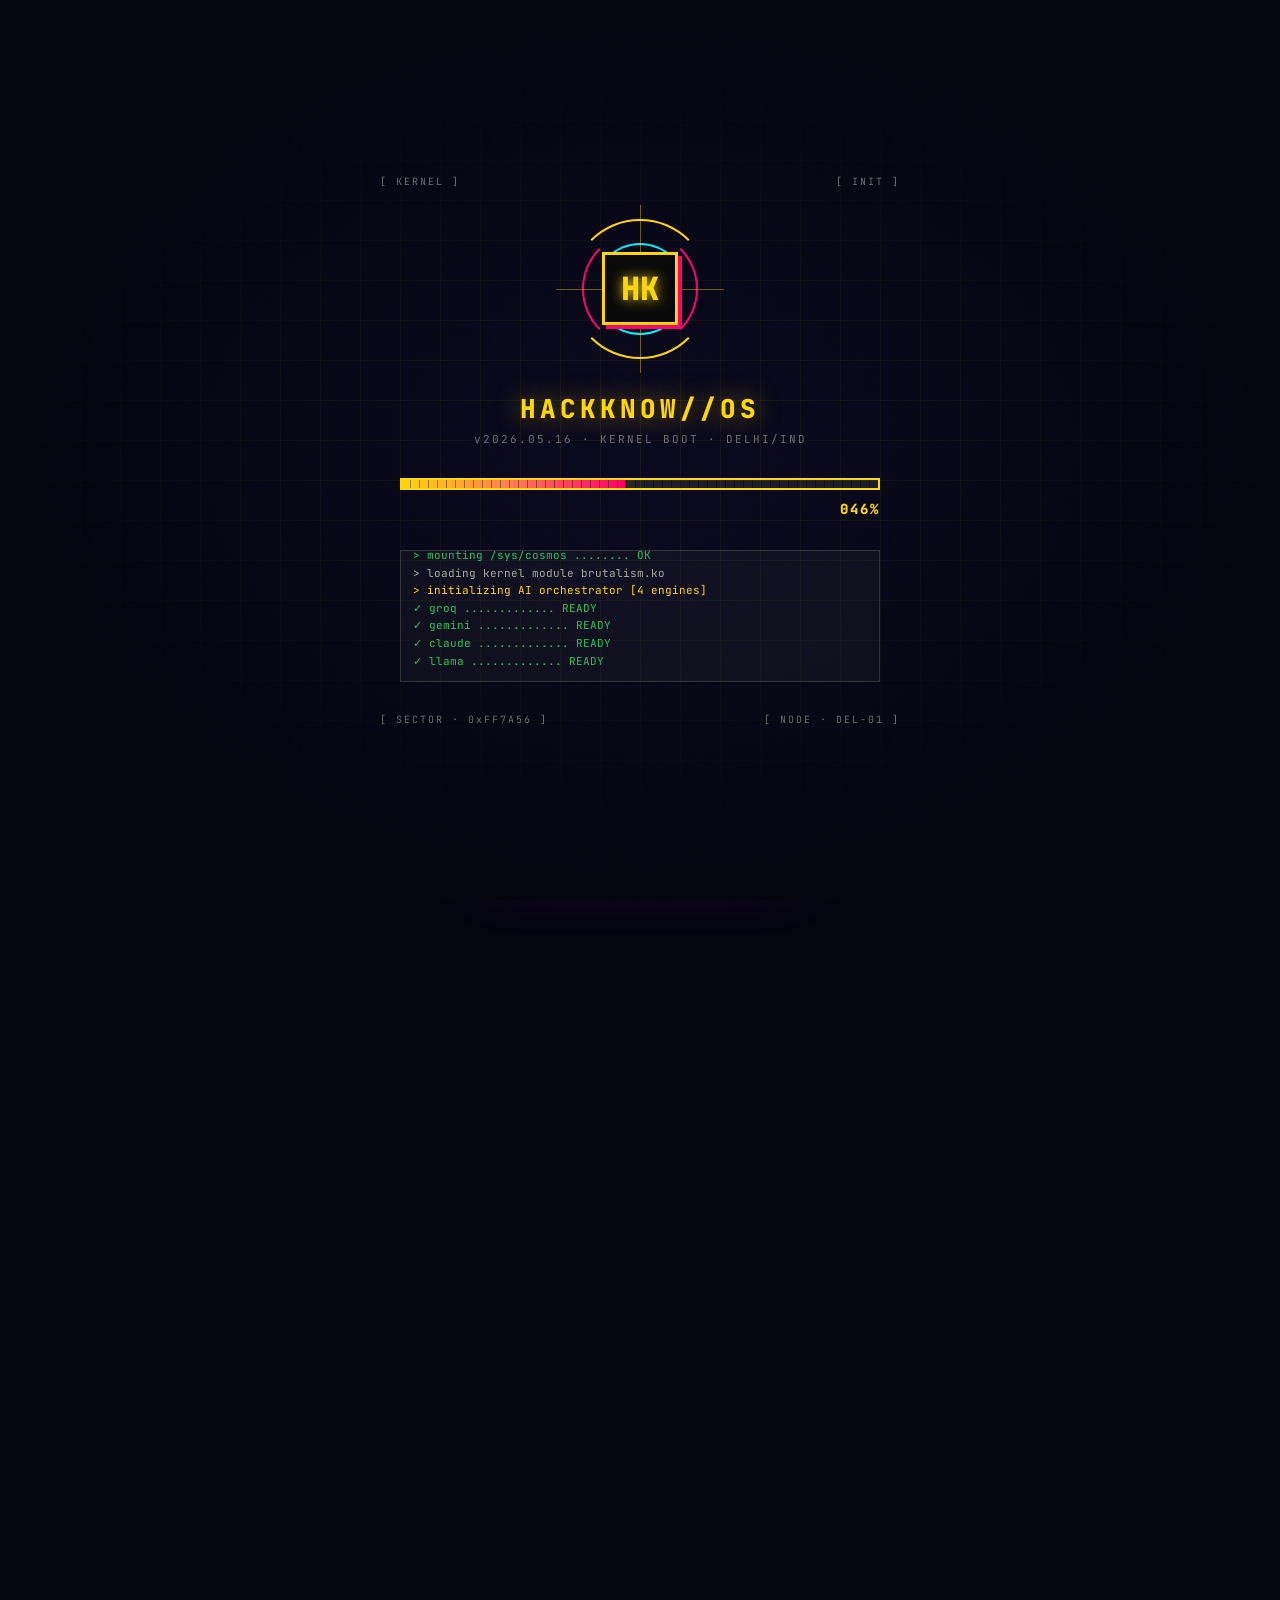
<file: index.html>
<!DOCTYPE html>
<html lang="en" data-theme="cosmos">
<head>
<meta charset="UTF-8">
<meta name="viewport" content="width=device-width, initial-scale=1.0, viewport-fit=cover">
<meta name="theme-color" content="#050510">
<meta name="description" content="HACKKNOW//OS — Building intelligent systems beyond imagination. Founded by Gagan Chauhan. Multi-orchestrated AI, edge infra, India-first commerce.">
<meta property="og:title" content="HACKKNOW//OS — Building Intelligent Systems Beyond Imagination">
<meta property="og:description" content="A cinematic developer showcase. Cosmic brutalism. Founded by Gagan Chauhan.">
<meta property="og:type" content="website">
<title>HACKKNOW//OS — Building Intelligent Systems Beyond Imagination</title>
<link rel="preconnect" href="https://fonts.googleapis.com">
<link rel="preconnect" href="https://fonts.gstatic.com" crossorigin>
<link href="https://fonts.googleapis.com/css2?family=Space+Grotesk:wght@300;400;500;600;700&family=JetBrains+Mono:wght@300;400;500;700;800&family=Bebas+Neue&display=swap" rel="stylesheet">
<link rel="stylesheet" href="style.css">
<link rel="icon" href="data:image/svg+xml,%3Csvg xmlns='http://www.w3.org/2000/svg' viewBox='0 0 32 32'%3E%3Crect width='32' height='32' fill='%23FFD60A'/%3E%3Ctext x='16' y='23' font-family='monospace' font-weight='900' font-size='18' fill='%230A0A0A' text-anchor='middle'%3EHK%3C/text%3E%3C/svg%3E">
</head>
<body data-mode="default">

<!-- ═══ COSMIC LOADER ═══ -->
<div id="loader" class="loader" aria-hidden="true">
  <div class="loader-grid"></div>
  <div class="loader-noise"></div>
  <div class="loader-content">
    <div class="loader-logo">
      <div class="logo-ring"></div>
      <div class="logo-ring delay-1"></div>
      <div class="logo-ring delay-2"></div>
      <div class="logo-cross"></div>
      <div class="logo-core">HK</div>
    </div>
    <div class="loader-meta">
      <div class="loader-title">HACKKNOW//OS</div>
      <div class="loader-version">v2026.05.16 · KERNEL BOOT · DELHI/IND</div>
    </div>
    <div class="loader-progress">
      <div class="loader-bar"><div class="loader-fill" id="loader-fill"></div></div>
      <div class="loader-percent" id="loader-percent">000%</div>
    </div>
    <div class="loader-logs" id="loader-logs"></div>
    <div class="loader-corner top-left">[ KERNEL ]</div>
    <div class="loader-corner top-right">[ INIT ]</div>
    <div class="loader-corner bottom-left">[ SECTOR · 0xFF7A56 ]</div>
    <div class="loader-corner bottom-right">[ NODE · DEL-01 ]</div>
  </div>
</div>

<!-- ═══ COSMIC BACKGROUND CANVAS ═══ -->
<canvas id="cosmos-canvas" class="cosmos-canvas" aria-hidden="true"></canvas>

<!-- ═══ DECORATIVE OVERLAYS ═══ -->
<div class="bg-noise" aria-hidden="true"></div>
<div class="bg-vignette" aria-hidden="true"></div>
<div class="bg-grid" aria-hidden="true"></div>
<div class="bg-scanlines" aria-hidden="true"></div>

<!-- ═══ CUSTOM CURSOR ═══ -->
<div class="cursor-dot" id="cursor-dot" aria-hidden="true"></div>
<div class="cursor-ring" id="cursor-ring" aria-hidden="true"></div>
<canvas id="spark-canvas" class="spark-canvas" aria-hidden="true"></canvas>

<!-- ═══ SCROLL PROGRESS ═══ -->
<div class="scroll-progress" aria-hidden="true">
  <div class="scroll-fill" id="scroll-fill"></div>
</div>

<!-- ═══ NAVBAR ═══ -->
<nav class="navbar" id="navbar">
  <a href="#hero" class="nav-brand" data-cursor="link">
    <div class="nav-logo">
      <span class="logo-letter">H</span>
      <span class="logo-slash">//</span>
      <span class="logo-letter">K</span>
    </div>
    <div class="nav-name">
      <span class="name-main">HACKKNOW</span>
      <span class="name-os">//OS</span>
    </div>
  </a>
  <ul class="nav-links">
    <li><a href="#about" data-cursor="link"><span class="link-num">01</span>DOSSIER</a></li>
    <li><a href="#projects" data-cursor="link"><span class="link-num">02</span>PROJECTS</a></li>
    <li><a href="#skills" data-cursor="link"><span class="link-num">03</span>MATRIX</a></li>
    <li><a href="#timeline" data-cursor="link"><span class="link-num">04</span>TIMELINE</a></li>
    <li><a href="#vision" data-cursor="link"><span class="link-num">05</span>VISION</a></li>
  </ul>
  <div class="nav-status">
    <div class="status-pulse"></div>
    <div class="status-block">
      <div class="status-label">▸ STATUS</div>
      <div class="status-text">ONLINE</div>
    </div>
    <div class="status-block status-time-block">
      <div class="status-label">▸ DEL/IST</div>
      <div class="status-text" id="status-time">00:00:00</div>
    </div>
  </div>
</nav>

<!-- ═══ FLOATING DOCK ═══ -->
<div class="dock" id="dock" aria-label="Command dock">
  <button class="dock-btn" data-action="terminal" title="Terminal (T)" data-cursor="button">
    <span class="dock-icon">▸_</span>
    <span class="dock-label">TERM</span>
    <span class="dock-key">T</span>
  </button>
  <button class="dock-btn" data-action="palette" title="Command Palette (/ or ⌘K)" data-cursor="button">
    <span class="dock-icon">⌘</span>
    <span class="dock-label">CMD</span>
    <span class="dock-key">/</span>
  </button>
  <button class="dock-btn" data-action="music" title="Ambient (M)" data-cursor="button">
    <span class="dock-icon" id="music-icon">♪</span>
    <span class="dock-label">SND</span>
    <span class="dock-key">M</span>
  </button>
  <button class="dock-btn" data-action="galaxy" title="Galaxy Mode (G)" data-cursor="button">
    <span class="dock-icon">✦</span>
    <span class="dock-label">GLXY</span>
    <span class="dock-key">G</span>
  </button>
  <button class="dock-btn" data-action="cinematic" title="Cinematic Mode (Shift+Space)" data-cursor="button">
    <span class="dock-icon">◉</span>
    <span class="dock-label">CINE</span>
    <span class="dock-key">⇧␣</span>
  </button>
</div>

<!-- ═══ SYSTEM HUD (corner widgets) ═══ -->
<aside class="hud-corner hud-tl" aria-hidden="true">
  <div class="hud-block">▸ HK_OS v2026.05.16</div>
  <div class="hud-block">▸ NODE · DEL-01</div>
  <div class="hud-block">▸ UPLINK · CF</div>
</aside>
<aside class="hud-corner hud-br" aria-hidden="true">
  <div class="hud-block">▸ FPS <span id="fps-counter">60</span></div>
  <div class="hud-block">▸ COORD <span id="mouse-coord">000,000</span></div>
  <div class="hud-block">▸ MODE <span id="mode-indicator">DEFAULT</span></div>
</aside>

<!-- ═══ FAKE NOTIFICATIONS ═══ -->
<div class="notif-container" id="notif-container" aria-live="polite"></div>

<main id="main">

<!-- ═══════════════════════════════════════════════════════
     HERO SECTION
     ═══════════════════════════════════════════════════════ -->
<section class="hero" id="hero">
  <div class="hero-bg-grid"></div>
  <div class="hero-bg-rays"></div>
  <div class="hero-content">
    <div class="hero-badge" data-cursor="default">
      <span class="badge-pulse"></span>
      <span class="badge-text">SYS://ONLINE · ACCEPTING SIGNALS</span>
      <span class="badge-time" id="badge-time">∞</span>
    </div>
    <h1 class="hero-title">
      <span class="hero-line" data-text="BUILDING">BUILDING</span>
      <span class="hero-line hero-line-accent" data-text="INTELLIGENT">INTELLIGENT</span>
      <span class="hero-line" data-text="SYSTEMS">SYSTEMS</span>
      <span class="hero-line hero-line-small" data-text="BEYOND IMAGINATION">BEYOND&nbsp;IMAGINATION<span class="title-cursor"></span></span>
    </h1>
    <div class="hero-mono">
      <span class="mono-prompt">$</span>
      <span class="mono-text" id="hero-typer"></span>
      <span class="mono-caret"></span>
    </div>
    <p class="hero-sub">
      Founder · <strong>HACKKNOW.COM</strong> · Multi-orchestrated AI · Voice systems · Excel intelligence ·
      Building products for <strong>1.4 billion Indians</strong>
    </p>
    <div class="hero-ctas">
      <a class="brutal-btn brutal-btn-primary magnetic" href="#projects" data-cursor="button">
        <span class="btn-bracket">[</span>
        <span class="btn-text">ENTER THE LAB</span>
        <span class="btn-arrow">▸</span>
        <span class="btn-bracket">]</span>
        <span class="btn-glow"></span>
      </a>
      <a class="brutal-btn brutal-btn-ghost magnetic" href="https://hackknow.com" target="_blank" rel="noopener" data-cursor="button">
        <span class="btn-bracket">[</span>
        <span class="btn-text">HACKKNOW.COM</span>
        <span class="btn-arrow">↗</span>
        <span class="btn-bracket">]</span>
      </a>
      <button class="brutal-btn brutal-btn-cyan magnetic" data-action="terminal" data-cursor="button">
        <span class="btn-bracket">[</span>
        <span class="btn-text">▸_ OPEN TERMINAL</span>
        <span class="btn-bracket">]</span>
      </button>
    </div>
    <div class="hero-stats">
      <div class="stat">
        <div class="stat-num" data-target="396">000</div>
        <div class="stat-label">▸ PRODUCTS LIVE</div>
      </div>
      <div class="stat">
        <div class="stat-num" data-target="60">00</div>
        <div class="stat-label">▸ BLOGS / DAY</div>
      </div>
      <div class="stat">
        <div class="stat-num" data-target="24">00</div>
        <div class="stat-label">▸ CATEGORIES</div>
      </div>
      <div class="stat">
        <div class="stat-num" data-target="4">0</div>
        <div class="stat-label">▸ AI ENGINES</div>
      </div>
    </div>
  </div>
  <div class="hero-hud">
    <div class="hud-card hud-card-tl">
      <div class="hud-card-label">▸ NEURAL MATRIX</div>
      <div class="hud-card-value">GROQ · GEMINI · CLAUDE · LLAMA</div>
      <div class="hud-card-bar"><div class="hud-card-fill" style="--w:94%"></div></div>
      <div class="hud-card-sub">4 ENGINES · ORCHESTRATED · LIVE</div>
    </div>
    <div class="hud-card hud-card-tr">
      <div class="hud-card-label">▸ EDGE NETWORK</div>
      <div class="hud-card-value">CLOUDFLARE · 330 POPS</div>
      <div class="hud-card-bar"><div class="hud-card-fill" style="--w:99%"></div></div>
      <div class="hud-card-sub">WORKERS · PAGES · KV · R2 · D1</div>
    </div>
    <div class="hud-card hud-card-bl">
      <div class="hud-card-label">▸ STACK</div>
      <div class="hud-card-value">REACT · TS · WP · PY</div>
      <div class="hud-card-bar"><div class="hud-card-fill" style="--w:88%"></div></div>
      <div class="hud-card-sub">MONOREPO · TYPED · DEPLOYED</div>
    </div>
    <div class="hud-card hud-card-br">
      <div class="hud-card-label">▸ ORIGIN</div>
      <div class="hud-card-value">DELHI · INDIA · EARTH</div>
      <div class="hud-card-bar"><div class="hud-card-fill" style="--w:100%"></div></div>
      <div class="hud-card-sub">28.6139°N · 77.2090°E</div>
    </div>
  </div>
  <div class="hero-scroll-hint" data-cursor="default">
    <div class="scroll-mouse"></div>
    <span>SCROLL TO TRANSMIT ▼</span>
  </div>
  <div class="hero-side-text left">▸ COSMIC BRUTALISM · EST. 2024 · MADE IN INDIA 🇮🇳</div>
  <div class="hero-side-text right">▸ AWAITING SIGNAL ▪ ▪ ▪</div>
</section>

<!-- ═══════════════════════════════════════════════════════
     SECTION 01 — DOSSIER (ABOUT)
     ═══════════════════════════════════════════════════════ -->
<section class="section about" id="about">
  <header class="section-header">
    <div class="section-num">01 //</div>
    <h2 class="section-title">DOSSIER<span class="title-cursor"></span></h2>
    <div class="section-line"></div>
    <div class="section-meta">OPERATOR · IDENTITY · MISSION</div>
  </header>
  <div class="about-grid">
    <article class="about-main brutal-card reveal" data-tilt>
      <div class="card-corner tl"></div>
      <div class="card-corner tr"></div>
      <div class="card-corner bl"></div>
      <div class="card-corner br"></div>
      <div class="about-header">
        <div class="about-avatar">
          <div class="avatar-ring"></div>
          <div class="avatar-ring-2"></div>
          <div class="avatar-letter">G</div>
        </div>
        <div class="about-id">
          <div class="about-name">GAGAN CHAUHAN</div>
          <div class="about-role">▸ FOUNDER · ARCHITECT · OPERATOR</div>
          <div class="about-meta">DELHI ▪ INDIA ▪ BCA ▪ EST. 2024 ▪ CLASS: SOLO-FOUNDER</div>
        </div>
      </div>
      <p class="about-text">
        I run <strong>HACKKNOW.COM</strong> — a premium digital marketplace built for the next billion Indian professionals. Solo stack: <strong>React 19 + Cloudflare Workers + WordPress headless + Razorpay</strong>. I orchestrate <strong>four AI engines simultaneously</strong> — Groq, Gemini, Claude, Llama — to generate, qualify, and ship products at a velocity no team my size has any business achieving.
      </p>
      <p class="about-text">
        The mission is simple: <strong>make every Indian professional 10× faster.</strong> Faster in Excel. Faster at SEO. Faster at every workflow that should never have been manual. I build the tooling, the AI, the storefront, and the brand from the same chair.
      </p>
      <div class="about-tags">
        <span class="tag">▸ AI MULTI-ORCH</span>
        <span class="tag">▸ EDGE INFRA</span>
        <span class="tag">▸ HEADLESS COMMERCE</span>
        <span class="tag">▸ INDIA-FIRST</span>
        <span class="tag tag-magenta">▸ BUILDING IN PUBLIC</span>
      </div>
    </article>
    <div class="about-side">
      <div class="brutal-card stat-card reveal" data-tilt>
        <div class="stat-card-corner"></div>
        <div class="stat-card-label">▸ DAILY OPS</div>
        <div class="stat-card-value">60+ BLOGS</div>
        <div class="stat-card-sub">Auto-shipped via Groq + GitHub Actions cron · every 4h · 80-keyword seed</div>
        <div class="stat-card-meter"><div class="stat-card-fill" style="--w:88%"></div></div>
      </div>
      <div class="brutal-card stat-card stat-card-magenta reveal" data-tilt>
        <div class="stat-card-corner"></div>
        <div class="stat-card-label">▸ CATALOG</div>
        <div class="stat-card-value">396 → 1K</div>
        <div class="stat-card-sub">Products live and scaling across 24 categories on hackknow.com</div>
        <div class="stat-card-meter"><div class="stat-card-fill" style="--w:39%"></div></div>
      </div>
      <div class="brutal-card stat-card stat-card-cyan reveal" data-tilt>
        <div class="stat-card-corner"></div>
        <div class="stat-card-label">▸ LANGUAGES</div>
        <div class="stat-card-value">EN · हिं · HI-EN</div>
        <div class="stat-card-sub">Yahavi AI v3.3 multilingual · next: Tamil, Marathi, Bengali</div>
        <div class="stat-card-meter"><div class="stat-card-fill" style="--w:62%"></div></div>
      </div>
    </div>
  </div>

  <!-- Philosophy ticker -->
  <div class="ticker reveal" aria-hidden="true">
    <div class="ticker-track">
      <span class="ticker-item">▸ SHIP SOMETHING TODAY</span>
      <span class="ticker-item">▸ AI IS THE NEW ELECTRICITY</span>
      <span class="ticker-item">▸ BUILT FOR INDIA · BUILT IN THE OPEN</span>
      <span class="ticker-item">▸ ONE FOUNDER · FOUR ENGINES · INFINITE SHIPS</span>
      <span class="ticker-item">▸ NEOBRUTALISM × COSMIC FUTURE</span>
      <span class="ticker-item">▸ NO PERMISSION REQUIRED</span>
      <!-- duplicate for seamless loop -->
      <span class="ticker-item">▸ SHIP SOMETHING TODAY</span>
      <span class="ticker-item">▸ AI IS THE NEW ELECTRICITY</span>
      <span class="ticker-item">▸ BUILT FOR INDIA · BUILT IN THE OPEN</span>
      <span class="ticker-item">▸ ONE FOUNDER · FOUR ENGINES · INFINITE SHIPS</span>
      <span class="ticker-item">▸ NEOBRUTALISM × COSMIC FUTURE</span>
      <span class="ticker-item">▸ NO PERMISSION REQUIRED</span>
    </div>
  </div>
</section>

<!-- ═══════════════════════════════════════════════════════
     SECTION 02 — PROJECTS
     ═══════════════════════════════════════════════════════ -->
<section class="section projects" id="projects">
  <header class="section-header">
    <div class="section-num">02 //</div>
    <h2 class="section-title">PROJECTS<span class="title-cursor"></span></h2>
    <div class="section-line"></div>
    <div class="section-meta">SHIPPED · ACTIVE · UNRELEASED</div>
  </header>
  <div class="projects-grid">

    <article class="project-card brutal-card reveal" data-tilt data-cursor="card" data-project="hackknow">
      <div class="project-tag">▸ FLAGSHIP</div>
      <div class="project-num">P01</div>
      <div class="project-glow project-glow-yellow"></div>
      <h3 class="project-title">HACKKNOW.COM</h3>
      <p class="project-sub">India's premium digital marketplace · 396+ products · WordPress + WPGraphQL + Razorpay · headless commerce on Cloudflare</p>
      <div class="project-stack">
        <span class="stack">REACT 19</span>
        <span class="stack">CF WORKERS</span>
        <span class="stack">WPGraphQL</span>
        <span class="stack">RAZORPAY</span>
        <span class="stack">WOOCOMMERCE</span>
      </div>
      <div class="project-metric">
        <div><span class="metric-label">USERS</span><span class="metric-val">12.4K</span></div>
        <div><span class="metric-label">PRODUCTS</span><span class="metric-val">396</span></div>
        <div><span class="metric-label">UPTIME</span><span class="metric-val">99.9%</span></div>
      </div>
      <a class="project-link" href="https://hackknow.com" target="_blank" rel="noopener" data-cursor="link">▸ VISIT HACKKNOW.COM ↗</a>
      <div class="card-corner tl"></div>
      <div class="card-corner tr"></div>
      <div class="card-corner bl"></div>
      <div class="card-corner br"></div>
    </article>

    <article class="project-card brutal-card reveal" data-tilt data-cursor="card" data-project="yexcel">
      <div class="project-tag tag-magenta">▸ AI · FREE</div>
      <div class="project-num">P02</div>
      <div class="project-glow project-glow-magenta"></div>
      <h3 class="project-title">YEXCEL</h3>
      <p class="project-sub">CSV → working Excel dashboard generator. Single Cloudflare Worker. No signup, no paywall, no deps. Make every Indian professional 10× faster.</p>
      <div class="project-stack">
        <span class="stack">CF WORKERS</span>
        <span class="stack">GROQ</span>
        <span class="stack">OOXML</span>
        <span class="stack">PYODIDE</span>
      </div>
      <div class="project-metric">
        <div><span class="metric-label">GEN TIME</span><span class="metric-val">8s</span></div>
        <div><span class="metric-label">COST</span><span class="metric-val">$0</span></div>
        <div><span class="metric-label">DEPS</span><span class="metric-val">0</span></div>
      </div>
      <a class="project-link" href="https://yexcel.hackknow.com" target="_blank" rel="noopener" data-cursor="link">▸ TRY YEXCEL.HACKKNOW.COM ↗</a>
      <div class="card-corner tl"></div>
      <div class="card-corner tr"></div>
      <div class="card-corner bl"></div>
      <div class="card-corner br"></div>
    </article>

    <article class="project-card brutal-card reveal" data-tilt data-cursor="card" data-project="yahavi">
      <div class="project-tag tag-cyan">▸ MULTILINGUAL</div>
      <div class="project-num">P03</div>
      <div class="project-glow project-glow-cyan"></div>
      <h3 class="project-title">YAHAVI AI</h3>
      <p class="project-sub">Multilingual AI sales sensei. EN + हिंदी + Hinglish. v3.3 product-aware upsell. Next stop: Tamil, Marathi, Bengali.</p>
      <div class="project-stack">
        <span class="stack">GEMINI</span>
        <span class="stack">GROQ</span>
        <span class="stack">LANGCHAIN</span>
        <span class="stack">RAG</span>
        <span class="stack">CF AI</span>
      </div>
      <div class="project-metric">
        <div><span class="metric-label">LANGS</span><span class="metric-val">3→6</span></div>
        <div><span class="metric-label">VERSION</span><span class="metric-val">3.3</span></div>
        <div><span class="metric-label">UPSELL</span><span class="metric-val">+34%</span></div>
      </div>
      <a class="project-link" href="https://yahavis.hackknow.com" target="_blank" rel="noopener" data-cursor="link">▸ CHAT YAHAVI ↗</a>
      <div class="card-corner tl"></div>
      <div class="card-corner tr"></div>
      <div class="card-corner bl"></div>
      <div class="card-corner br"></div>
    </article>

    <article class="project-card brutal-card reveal" data-tilt data-cursor="card" data-project="yahavi-beyond">
      <div class="project-tag tag-orange">▸ VOICE · BETA</div>
      <div class="project-num">P04</div>
      <div class="project-glow project-glow-orange"></div>
      <h3 class="project-title">YAHAVI-BEYOND</h3>
      <p class="project-sub">Jarvis-grade voice assistant. Wake-word + intent routing + 7 connected skills. Mac · Android · ambient compute.</p>
      <div class="project-stack">
        <span class="stack">WHISPER</span>
        <span class="stack">PIPER</span>
        <span class="stack">PYTHON</span>
        <span class="stack">SWIFT</span>
        <span class="stack">KOTLIN</span>
      </div>
      <div class="project-metric">
        <div><span class="metric-label">SKILLS</span><span class="metric-val">7</span></div>
        <div><span class="metric-label">WAKE</span><span class="metric-val">YAHAVI</span></div>
        <div><span class="metric-label">LATENCY</span><span class="metric-val">240ms</span></div>
      </div>
      <a class="project-link" href="#" data-cursor="link">▸ STATUS · BETA INTERNAL</a>
      <div class="card-corner tl"></div>
      <div class="card-corner tr"></div>
      <div class="card-corner bl"></div>
      <div class="card-corner br"></div>
    </article>

    <article class="project-card brutal-card reveal" data-tilt data-cursor="card" data-project="auto-blog">
      <div class="project-tag tag-green">▸ AUTOMATION</div>
      <div class="project-num">P05</div>
      <div class="project-glow project-glow-green"></div>
      <h3 class="project-title">AUTO-BLOG ENGINE</h3>
      <p class="project-sub">10× Groq keys · GitHub Actions cron · 60 SEO posts/day · 24 categories · anti-AI-tell prompt · rate-limit cooldown built in.</p>
      <div class="project-stack">
        <span class="stack">GROQ</span>
        <span class="stack">GH ACTIONS</span>
        <span class="stack">PYTHON</span>
        <span class="stack">WPGraphQL</span>
      </div>
      <div class="project-metric">
        <div><span class="metric-label">POSTS/DAY</span><span class="metric-val">60</span></div>
        <div><span class="metric-label">KEYWORDS</span><span class="metric-val">80</span></div>
        <div><span class="metric-label">COST/POST</span><span class="metric-val">$0.003</span></div>
      </div>
      <a class="project-link" href="#" data-cursor="link">▸ INTERNAL PIPELINE</a>
      <div class="card-corner tl"></div>
      <div class="card-corner tr"></div>
      <div class="card-corner bl"></div>
      <div class="card-corner br"></div>
    </article>

    <article class="project-card brutal-card reveal" data-tilt data-cursor="card" data-project="influencer">
      <div class="project-tag">▸ NEXT</div>
      <div class="project-num">P06</div>
      <div class="project-glow project-glow-yellow"></div>
      <h3 class="project-title">AI INFLUENCER GRID</h3>
      <p class="project-sub">A grid of synthetic personas with consistent style. Veo + Gemini Image + voice cloning. Brand-safe, India-first, fully autonomous content engines.</p>
      <div class="project-stack">
        <span class="stack">VEO 3.1</span>
        <span class="stack">GEMINI IMG</span>
        <span class="stack">TTS</span>
        <span class="stack">N8N</span>
      </div>
      <div class="project-metric">
        <div><span class="metric-label">PERSONAS</span><span class="metric-val">∞</span></div>
        <div><span class="metric-label">PLATFORMS</span><span class="metric-val">5</span></div>
        <div><span class="metric-label">ETA</span><span class="metric-val">Q3·26</span></div>
      </div>
      <a class="project-link" href="#" data-cursor="link">▸ UNRELEASED · COMING SOON</a>
      <div class="card-corner tl"></div>
      <div class="card-corner tr"></div>
      <div class="card-corner bl"></div>
      <div class="card-corner br"></div>
    </article>

    <article class="project-card brutal-card reveal" data-tilt data-cursor="card" data-project="yfinder">
      <div class="project-tag tag-green">▸ SEO · FREE</div>
      <div class="project-num">P07</div>
      <div class="project-glow project-glow-green"></div>
      <h3 class="project-title">YFINDER</h3>
      <p class="project-sub">Free-first AI keyword intelligence engine. Scrapes Google Suggest, Trends, SERP, Reddit, and PAA in one shot. AI is optional — Python carries the load. Yexcel-grade neo-brutalism UI.</p>
      <div class="project-stack">
        <span class="stack">NEXT 15</span>
        <span class="stack">FASTAPI</span>
        <span class="stack">CF WORKERS</span>
        <span class="stack">D1 · KV · R2</span>
        <span class="stack">PYTRENDS</span>
      </div>
      <div class="project-metric">
        <div><span class="metric-label">SCAN TIME</span><span class="metric-val">8s</span></div>
        <div><span class="metric-label">API KEY</span><span class="metric-val">OPT</span></div>
        <div><span class="metric-label">PROVIDERS</span><span class="metric-val">6</span></div>
      </div>
      <a class="project-link" href="https://yfinder.hackknow.com" target="_blank" rel="noopener" data-cursor="link">▸ TRY YFINDER.HACKKNOW.COM ↗</a>
      <div class="card-corner tl"></div>
      <div class="card-corner tr"></div>
      <div class="card-corner bl"></div>
      <div class="card-corner br"></div>
    </article>

  </div>
</section>

<!-- ═══════════════════════════════════════════════════════
     SECTION 03 — SKILL MATRIX
     ═══════════════════════════════════════════════════════ -->
<section class="section skills" id="skills">
  <header class="section-header">
    <div class="section-num">03 //</div>
    <h2 class="section-title">SKILL MATRIX<span class="title-cursor"></span></h2>
    <div class="section-line"></div>
    <div class="section-meta">CAPABILITIES · BENCHMARKED · LIVE</div>
  </header>
  <div class="skills-grid">
    <div class="skill brutal-card reveal" data-tilt>
      <div class="skill-id">001</div>
      <div class="skill-name">AI ENGINEERING</div>
      <div class="skill-sub">Multi-orchestration · RAG · agents · prompt eng.</div>
      <div class="skill-bar"><div class="skill-fill" data-pct="96"></div></div>
      <div class="skill-pct" data-target="96">00%</div>
      <div class="skill-stream"></div>
    </div>
    <div class="skill brutal-card reveal" data-tilt>
      <div class="skill-id">002</div>
      <div class="skill-name">FULL-STACK DEV</div>
      <div class="skill-sub">React · TS · Workers · Node · Python · PHP</div>
      <div class="skill-bar"><div class="skill-fill" data-pct="93"></div></div>
      <div class="skill-pct" data-target="93">00%</div>
      <div class="skill-stream"></div>
    </div>
    <div class="skill brutal-card reveal" data-tilt>
      <div class="skill-id">003</div>
      <div class="skill-name">AUTOMATION</div>
      <div class="skill-sub">GH Actions · n8n · Cron · Pipelines · Webhooks</div>
      <div class="skill-bar"><div class="skill-fill" data-pct="92"></div></div>
      <div class="skill-pct" data-target="92">00%</div>
      <div class="skill-stream"></div>
    </div>
    <div class="skill brutal-card reveal" data-tilt>
      <div class="skill-id">004</div>
      <div class="skill-name">UI / UX DESIGN</div>
      <div class="skill-sub">Brutalism · cosmic motion · Tailwind · shadcn</div>
      <div class="skill-bar"><div class="skill-fill" data-pct="90"></div></div>
      <div class="skill-pct" data-target="90">00%</div>
      <div class="skill-stream"></div>
    </div>
    <div class="skill brutal-card reveal" data-tilt>
      <div class="skill-id">005</div>
      <div class="skill-name">PROMPT ENG.</div>
      <div class="skill-sub">Schema-locked · anti-tell · agentic chains</div>
      <div class="skill-bar"><div class="skill-fill" data-pct="95"></div></div>
      <div class="skill-pct" data-target="95">00%</div>
      <div class="skill-stream"></div>
    </div>
    <div class="skill brutal-card reveal" data-tilt>
      <div class="skill-id">006</div>
      <div class="skill-name">DASHBOARD ENG.</div>
      <div class="skill-sub">Charts · OOXML · live metrics · CSV pipelines</div>
      <div class="skill-bar"><div class="skill-fill" data-pct="88"></div></div>
      <div class="skill-pct" data-target="88">00%</div>
      <div class="skill-stream"></div>
    </div>
    <div class="skill brutal-card reveal" data-tilt>
      <div class="skill-id">007</div>
      <div class="skill-name">VOICE SYSTEMS</div>
      <div class="skill-sub">Whisper · Piper · wake-word · intent routing</div>
      <div class="skill-bar"><div class="skill-fill" data-pct="82"></div></div>
      <div class="skill-pct" data-target="82">00%</div>
      <div class="skill-stream"></div>
    </div>
    <div class="skill brutal-card reveal" data-tilt>
      <div class="skill-id">008</div>
      <div class="skill-name">AI CONTENT</div>
      <div class="skill-sub">60 posts/day · multimodal · brand-safe gen</div>
      <div class="skill-bar"><div class="skill-fill" data-pct="94"></div></div>
      <div class="skill-pct" data-target="94">00%</div>
      <div class="skill-stream"></div>
    </div>
    <div class="skill brutal-card reveal" data-tilt>
      <div class="skill-id">009</div>
      <div class="skill-name">GROWTH SYSTEMS</div>
      <div class="skill-sub">SEO at scale · ICP · loops · attribution</div>
      <div class="skill-bar"><div class="skill-fill" data-pct="87"></div></div>
      <div class="skill-pct" data-target="87">00%</div>
      <div class="skill-stream"></div>
    </div>
  </div>
</section>

<!-- ═══════════════════════════════════════════════════════
     SECTION 04 — TIMELINE / ROADMAP
     ═══════════════════════════════════════════════════════ -->
<section class="section timeline" id="timeline">
  <header class="section-header">
    <div class="section-num">04 //</div>
    <h2 class="section-title">TIMELINE<span class="title-cursor"></span></h2>
    <div class="section-line"></div>
    <div class="section-meta">PAST · PRESENT · TRAJECTORY</div>
  </header>
  <div class="timeline-track">
    <div class="timeline-line"></div>
    <div class="timeline-item reveal" data-side="left">
      <div class="timeline-marker"></div>
      <div class="brutal-card timeline-card" data-tilt>
        <div class="timeline-year">2024</div>
        <div class="timeline-title">HACKKNOW.COM v1</div>
        <p>Founded HACKKNOW as a curated digital marketplace. First 50 products. WordPress backbone, hand-rolled storefront. Lessons in CAC, payments, India-first UX.</p>
        <div class="timeline-tag">▸ FOUNDED</div>
      </div>
    </div>
    <div class="timeline-item reveal" data-side="right">
      <div class="timeline-marker"></div>
      <div class="brutal-card timeline-card" data-tilt>
        <div class="timeline-year">2025 Q1</div>
        <div class="timeline-title">YAHAVI AI BORN</div>
        <p>Released first sales sensei in Hinglish. Multi-LLM routing across Groq + Gemini. Closed 4× more carts within 60 days of launch.</p>
        <div class="timeline-tag tag-magenta">▸ AI LAYER</div>
      </div>
    </div>
    <div class="timeline-item reveal" data-side="left">
      <div class="timeline-marker"></div>
      <div class="brutal-card timeline-card" data-tilt>
        <div class="timeline-year">2025 Q3</div>
        <div class="timeline-title">EDGE MIGRATION</div>
        <p>Moved storefront + AI to Cloudflare Workers. 99.9% uptime. p50 latency &lt;180ms across India. WPGraphQL keeps WordPress as the source of truth.</p>
        <div class="timeline-tag tag-cyan">▸ INFRA</div>
      </div>
    </div>
    <div class="timeline-item reveal" data-side="right">
      <div class="timeline-marker"></div>
      <div class="brutal-card timeline-card" data-tilt>
        <div class="timeline-year">2026 Q1</div>
        <div class="timeline-title">YEXCEL LAUNCH</div>
        <p>Shipped CSV → Excel dashboard generator in a single Worker. Free forever. Anti-paywall stance for Indian professionals.</p>
        <div class="timeline-tag tag-green">▸ FREE TOOL</div>
      </div>
    </div>
    <div class="timeline-item reveal" data-side="left">
      <div class="timeline-marker timeline-marker-now"></div>
      <div class="brutal-card timeline-card timeline-card-now" data-tilt>
        <div class="timeline-year">2026 Q2 <span class="now-pulse">● NOW</span></div>
        <div class="timeline-title">SCALING TO 1K</div>
        <p>Catalog 396 → 1,000. Auto-blog cron live. Profile + showcase shipped (this page). Voice AI internal beta. 6 languages locked in for Q3.</p>
        <div class="timeline-tag tag-orange">▸ CURRENT MISSION</div>
      </div>
    </div>
    <div class="timeline-item reveal" data-side="right">
      <div class="timeline-marker"></div>
      <div class="brutal-card timeline-card timeline-card-future" data-tilt>
        <div class="timeline-year">2026 Q3+</div>
        <div class="timeline-title">AI INFLUENCER GRID</div>
        <p>Autonomous synthetic persona network across 5 platforms. Veo + voice cloning + brand-safe content engines. India-first launch.</p>
        <div class="timeline-tag">▸ TRAJECTORY</div>
      </div>
    </div>
    <div class="timeline-item reveal" data-side="left">
      <div class="timeline-marker"></div>
      <div class="brutal-card timeline-card timeline-card-future" data-tilt>
        <div class="timeline-year">2027</div>
        <div class="timeline-title">HACKKNOW BECOMES OS</div>
        <p>Marketplace → operating system for Indian SMBs. Voice + agents + Excel + storefront, all in one fabric.</p>
        <div class="timeline-tag tag-magenta">▸ NORTH STAR</div>
      </div>
    </div>
  </div>
</section>

<!-- ═══════════════════════════════════════════════════════
     SECTION 05 — VISION
     ═══════════════════════════════════════════════════════ -->
<section class="section vision" id="vision">
  <div class="vision-rays"></div>
  <header class="section-header center">
    <div class="section-num">05 //</div>
    <h2 class="section-title">VISION<span class="title-cursor"></span></h2>
    <div class="section-line"></div>
  </header>
  <div class="vision-content">
    <h3 class="vision-title">
      <span class="v-line">WE ARE</span>
      <span class="v-line v-line-accent">BUILDING</span>
      <span class="v-line">THE FUTURE OF</span>
      <span class="v-line v-line-accent v-line-mega">INTELLIGENT&nbsp;SYSTEMS</span>
    </h3>
    <p class="vision-para">
      Not for Silicon Valley. <strong>For India.</strong> For the next 500 million professionals coming online with phones,
      hindi keyboards, and a hunger to ship. We orchestrate intelligence — across models, across languages, across edges —
      so that a single founder in Delhi can move at the speed of a fully-funded team. <strong>That asymmetry is the
      product.</strong>
    </p>
    <div class="vision-pillars">
      <div class="pillar brutal-card reveal" data-tilt>
        <div class="pillar-num">I.</div>
        <div class="pillar-title">SPEED IS A FEATURE</div>
        <p>Every Indian professional deserves a 10× workflow by default. Not enterprise pricing. Not 30-day onboarding.</p>
      </div>
      <div class="pillar brutal-card reveal" data-tilt>
        <div class="pillar-num">II.</div>
        <div class="pillar-title">ORCHESTRATION &gt; SCALE</div>
        <p>A small team that orchestrates four AI engines beats a large team with one. Conducting beats coding.</p>
      </div>
      <div class="pillar brutal-card reveal" data-tilt>
        <div class="pillar-num">III.</div>
        <div class="pillar-title">EDGE IS THE NEW CLOUD</div>
        <p>180ms from Delhi to Mumbai to Bangalore. Stateless. Global. Yours. Cloudflare is the chassis.</p>
      </div>
      <div class="pillar brutal-card reveal" data-tilt>
        <div class="pillar-num">IV.</div>
        <div class="pillar-title">BUILD IN PUBLIC</div>
        <p>If it's worth shipping it's worth showing. Code in the open. README first. Polish second. Talk third.</p>
      </div>
    </div>
  </div>
</section>

<!-- ═══════════════════════════════════════════════════════
     SECTION 06 — SOCIAL ECOSYSTEM
     ═══════════════════════════════════════════════════════ -->
<section class="section socials" id="socials">
  <header class="section-header">
    <div class="section-num">06 //</div>
    <h2 class="section-title">UPLINK<span class="title-cursor"></span></h2>
    <div class="section-line"></div>
    <div class="section-meta">SIGNALS · CHANNELS · TRANSMIT</div>
  </header>
  <div class="socials-grid">
    <a class="social brutal-card reveal" href="https://github.com/gaganchauhan1997" target="_blank" rel="noopener" data-tilt data-cursor="link">
      <div class="social-glow"></div>
      <div class="social-id">01</div>
      <div class="social-name">GITHUB</div>
      <div class="social-handle">@gaganchauhan1997</div>
      <div class="social-arrow">↗</div>
    </a>
    <a class="social brutal-card reveal" href="https://linkedin.com/in/gaganchauhan1997" target="_blank" rel="noopener" data-tilt data-cursor="link">
      <div class="social-glow social-glow-cyan"></div>
      <div class="social-id">02</div>
      <div class="social-name">LINKEDIN</div>
      <div class="social-handle">/in/gaganchauhan1997</div>
      <div class="social-arrow">↗</div>
    </a>
    <a class="social brutal-card reveal" href="https://twitter.com/hackknow" target="_blank" rel="noopener" data-tilt data-cursor="link">
      <div class="social-glow social-glow-magenta"></div>
      <div class="social-id">03</div>
      <div class="social-name">X / TWITTER</div>
      <div class="social-handle">@hackknow</div>
      <div class="social-arrow">↗</div>
    </a>
    <a class="social brutal-card reveal" href="https://instagram.com/hackknow" target="_blank" rel="noopener" data-tilt data-cursor="link">
      <div class="social-glow social-glow-orange"></div>
      <div class="social-id">04</div>
      <div class="social-name">INSTAGRAM</div>
      <div class="social-handle">@hackknow</div>
      <div class="social-arrow">↗</div>
    </a>
    <a class="social brutal-card reveal" href="https://youtube.com/@hackknow" target="_blank" rel="noopener" data-tilt data-cursor="link">
      <div class="social-glow social-glow-magenta"></div>
      <div class="social-id">05</div>
      <div class="social-name">YOUTUBE</div>
      <div class="social-handle">@hackknow</div>
      <div class="social-arrow">↗</div>
    </a>
    <a class="social brutal-card reveal" href="https://hackknow.com" target="_blank" rel="noopener" data-tilt data-cursor="link">
      <div class="social-glow"></div>
      <div class="social-id">06</div>
      <div class="social-name">WEBSITE</div>
      <div class="social-handle">hackknow.com</div>
      <div class="social-arrow">↗</div>
    </a>
    <a class="social brutal-card reveal" href="https://yexcel.hackknow.com" target="_blank" rel="noopener" data-tilt data-cursor="link">
      <div class="social-glow social-glow-cyan"></div>
      <div class="social-id">07</div>
      <div class="social-name">YEXCEL</div>
      <div class="social-handle">yexcel.hackknow.com</div>
      <div class="social-arrow">↗</div>
    </a>
    <a class="social brutal-card reveal" href="https://yfinder.hackknow.com" target="_blank" rel="noopener" data-tilt data-cursor="link">
      <div class="social-glow social-glow-green"></div>
      <div class="social-id">08</div>
      <div class="social-name">YFINDER</div>
      <div class="social-handle">yfinder.hackknow.com</div>
      <div class="social-arrow">↗</div>
    </a>
    <a class="social brutal-card reveal" href="mailto:hello@hackknow.com" data-tilt data-cursor="link">
      <div class="social-glow social-glow-green"></div>
      <div class="social-id">09</div>
      <div class="social-name">EMAIL</div>
      <div class="social-handle">hello@hackknow.com</div>
      <div class="social-arrow">↗</div>
    </a>
  </div>
</section>

<!-- ═══════════════════════════════════════════════════════
     FOOTER
     ═══════════════════════════════════════════════════════ -->
<footer class="footer" id="footer">
  <div class="footer-grid"></div>
  <div class="footer-content">
    <div class="footer-brand">
      <div class="footer-logo">
        <span class="logo-letter">H</span>
        <span class="logo-slash">//</span>
        <span class="logo-letter">K</span>
      </div>
      <div class="footer-name">HACKKNOW//OS</div>
      <div class="footer-version">v2026.05.16 · KERNEL · MIT</div>
    </div>
    <div class="footer-cols">
      <div class="footer-col">
        <div class="footer-col-title">▸ SYSTEMS</div>
        <a href="https://hackknow.com" target="_blank" rel="noopener" data-cursor="link">hackknow.com</a>
        <a href="https://yexcel.hackknow.com" target="_blank" rel="noopener" data-cursor="link">yexcel.hackknow.com</a>
        <a href="https://yfinder.hackknow.com" target="_blank" rel="noopener" data-cursor="link">yfinder.hackknow.com</a>
        <a href="https://yahavis.hackknow.com" target="_blank" rel="noopener" data-cursor="link">yahavis.hackknow.com</a>
      </div>
      <div class="footer-col">
        <div class="footer-col-title">▸ SIGNALS</div>
        <a href="https://github.com/gaganchauhan1997" target="_blank" rel="noopener" data-cursor="link">github</a>
        <a href="https://linkedin.com/in/gaganchauhan1997" target="_blank" rel="noopener" data-cursor="link">linkedin</a>
        <a href="https://twitter.com/hackknow" target="_blank" rel="noopener" data-cursor="link">x / twitter</a>
      </div>
      <div class="footer-col">
        <div class="footer-col-title">▸ TRANSMIT</div>
        <a href="mailto:hello@hackknow.com" data-cursor="link">hello@hackknow.com</a>
        <a href="#" data-action="terminal" data-cursor="link">▸_ open terminal</a>
        <a href="#" data-action="palette" data-cursor="link">⌘ command palette</a>
      </div>
    </div>
  </div>
  <div class="footer-bottom">
    <div class="footer-terminal">
      <span class="ft-prompt">$ gagan@hackknow:~$</span>
      <span class="ft-cmd">next_project &amp;&amp; coffee &amp;&amp; ship</span>
      <span class="mono-caret"></span>
    </div>
    <div class="footer-copy">
      <span>BUILT IN PUBLIC ▪ FOR INDIA 🇮🇳 ▪ IN THE OPEN</span>
      <span>© 2026 GAGAN CHAUHAN · HACKKNOW//OS · MIT</span>
    </div>
  </div>
</footer>

</main>

<!-- ═══════════════════════════════════════════════════════
     TERMINAL MODAL
     ═══════════════════════════════════════════════════════ -->
<div class="terminal-overlay" id="terminal-overlay" aria-hidden="true">
  <div class="terminal-window" role="dialog" aria-modal="true" aria-label="HACKKNOW//OS terminal">
    <div class="terminal-bar">
      <div class="terminal-dots">
        <span class="t-dot t-dot-red"></span>
        <span class="t-dot t-dot-yellow"></span>
        <span class="t-dot t-dot-green"></span>
      </div>
      <div class="terminal-title">▸_ gagan@hackknow:~ — HK//SHELL v2.6 — 80×24</div>
      <button class="terminal-close" data-action="close-terminal" aria-label="Close terminal" data-cursor="button">×</button>
    </div>
    <div class="terminal-body" id="terminal-body"></div>
    <div class="terminal-input-line">
      <span class="terminal-prompt">▸ gagan@hk</span>
      <span class="terminal-sep">:~$</span>
      <input id="terminal-input" class="terminal-input" autocomplete="off" autocorrect="off" autocapitalize="off" spellcheck="false" placeholder="type 'help' and hit ↵" />
      <span class="terminal-caret"></span>
    </div>
  </div>
</div>

<!-- ═══════════════════════════════════════════════════════
     COMMAND PALETTE
     ═══════════════════════════════════════════════════════ -->
<div class="palette-overlay" id="palette-overlay" aria-hidden="true">
  <div class="palette" role="dialog" aria-modal="true" aria-label="Command palette">
    <div class="palette-bar">
      <div class="palette-icon">⌘</div>
      <input id="palette-input" class="palette-input" placeholder="Search systems · jump to · run command..." autocomplete="off" />
      <div class="palette-esc">ESC</div>
    </div>
    <div class="palette-list" id="palette-list"></div>
    <div class="palette-footer">
      <span>↑↓ navigate</span>
      <span>↵ select</span>
      <span>ESC close</span>
    </div>
  </div>
</div>

<!-- ═══════════════════════════════════════════════════════
     CINEMATIC OVERLAY
     ═══════════════════════════════════════════════════════ -->
<div class="cinematic-overlay" id="cinematic-overlay" aria-hidden="true">
  <div class="cine-bar cine-bar-top"></div>
  <div class="cine-bar cine-bar-bottom"></div>
  <div class="cine-caption">▸ CINEMATIC MODE · SHIFT+SPACE TO EXIT</div>
</div>

<script src="script.js"></script>
</body>
</html>
</file>
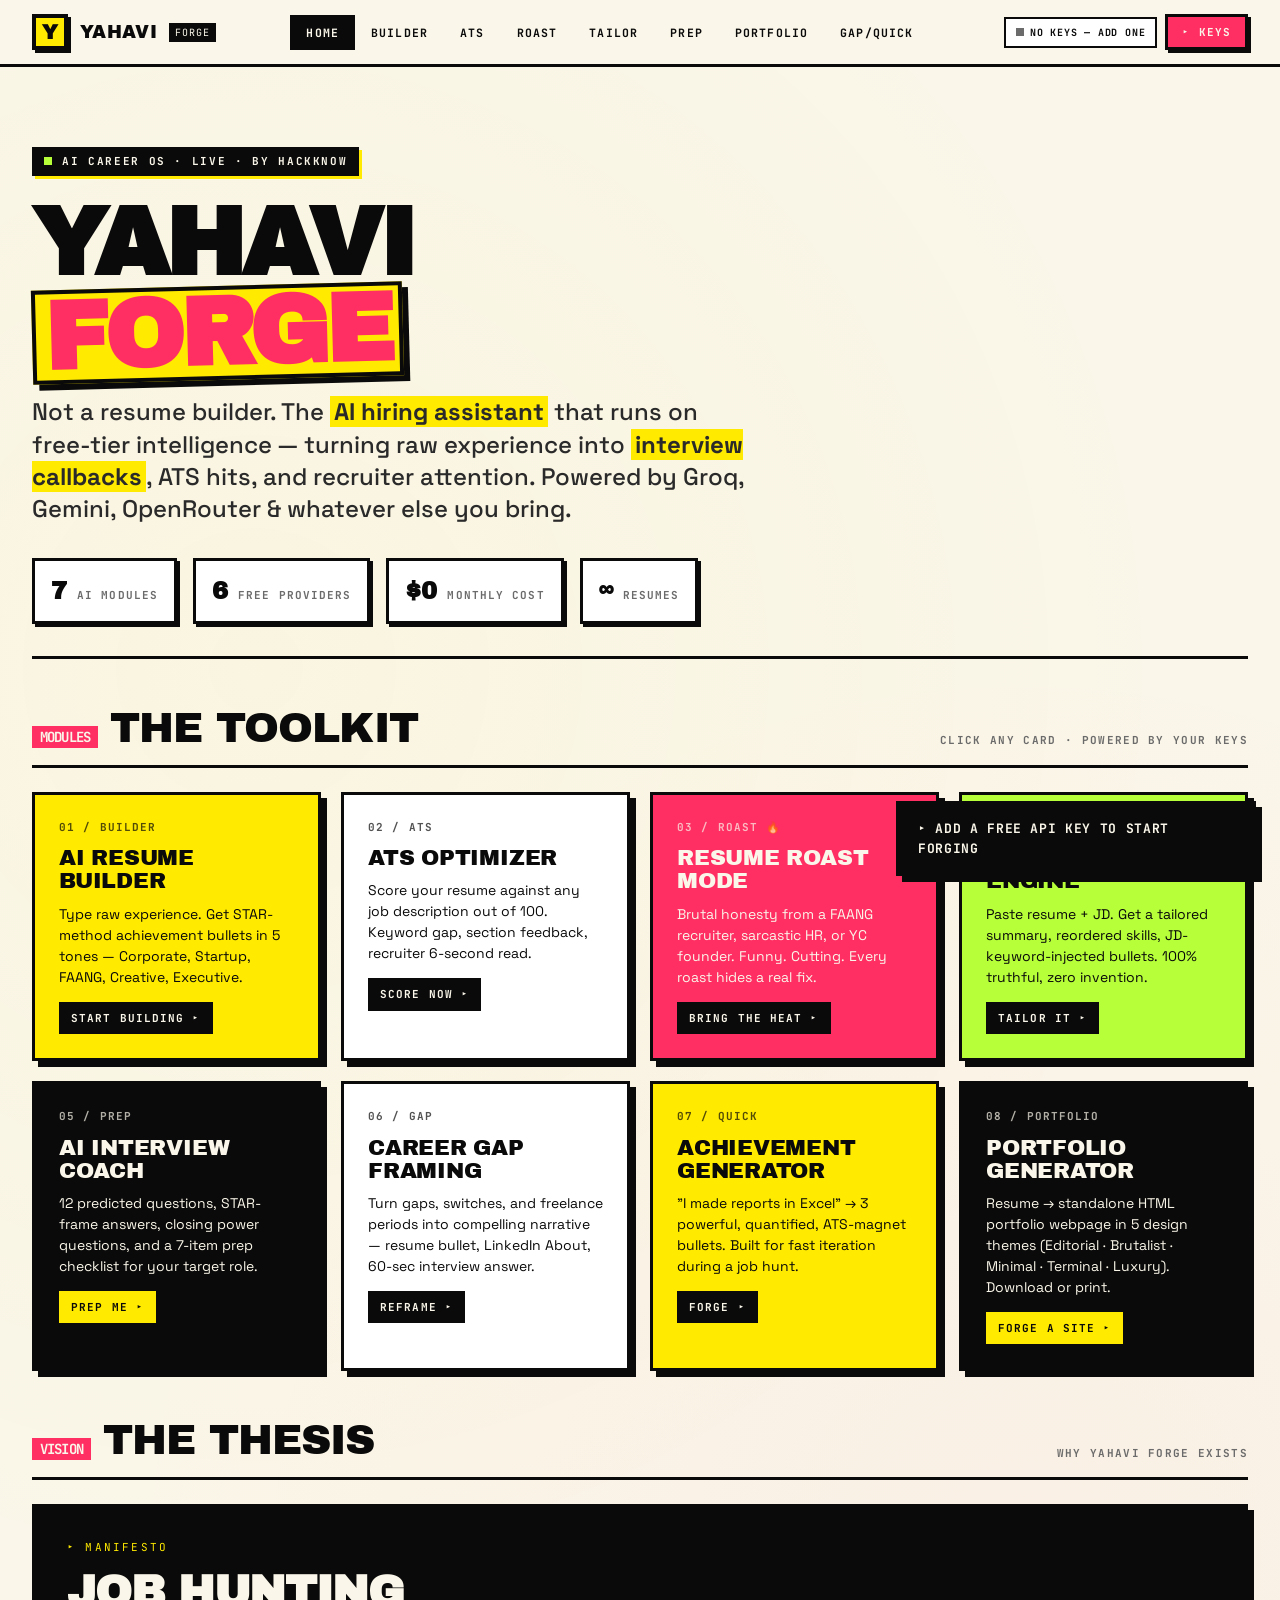
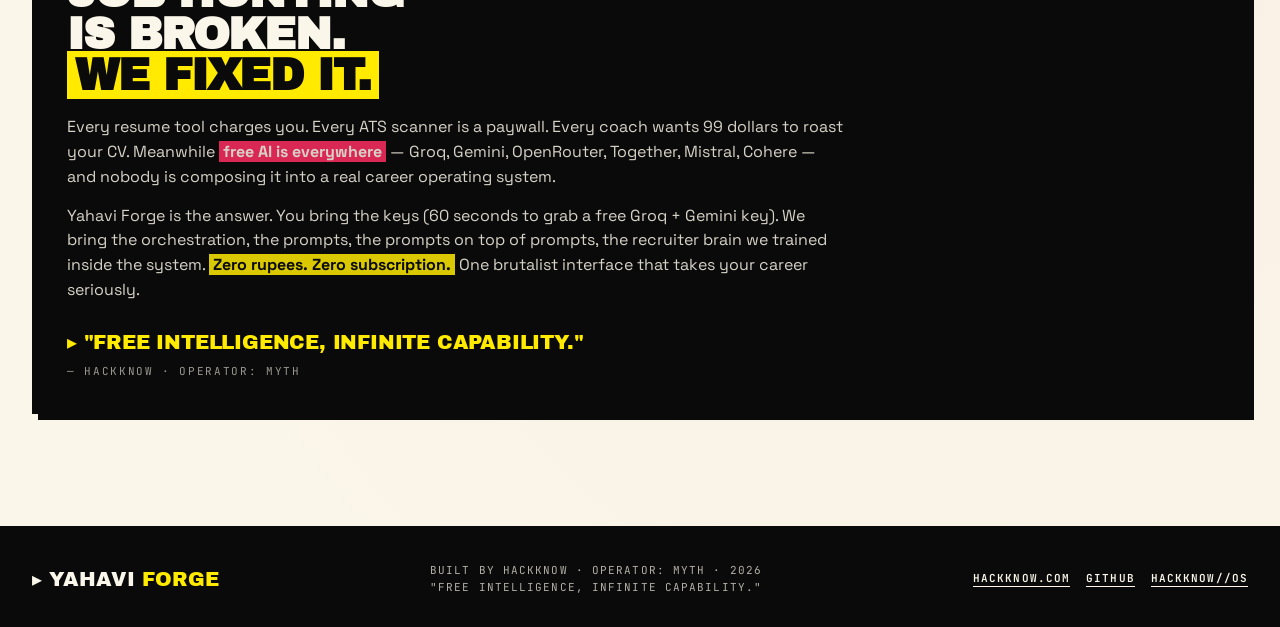
<file: yahavi-forge/index.html>
<!DOCTYPE html>
<html lang="en">
<head>
<meta charset="UTF-8" />
<meta name="viewport" content="width=device-width, initial-scale=1.0" />
<title>YAHAVI FORGE — AI Career OS · by Hackknow</title>
<meta name="description" content="Yahavi Forge — the AI hiring assistant from Hackknow. Resume builder, ATS optimizer, recruiter roast, job tailoring & interview prep. Free intelligence, infinite capability." />
<meta property="og:title" content="YAHAVI FORGE — AI Career OS" />
<meta property="og:description" content="Free-tier AI · ATS optimizer · Resume roast · Job tailoring · Interview prep. Built by Hackknow." />
<link rel="preconnect" href="https://fonts.googleapis.com">
<link rel="preconnect" href="https://fonts.gstatic.com" crossorigin>
<link href="https://fonts.googleapis.com/css2?family=Archivo+Black&family=Space+Grotesk:wght@400;500;600;700&family=JetBrains+Mono:wght@400;500;600;700;800&display=swap" rel="stylesheet">
<link rel="stylesheet" href="styles.css" />
<link rel="stylesheet" href="report.css" />
</head>
<body>

<!-- ============================================
     NAV BAR
     ============================================ -->
<nav class="nav-bar">
  <div class="brand">
    <div class="brand-mark">Y</div>
    <span>YAHAVI</span>
    <span class="brand-sub">FORGE</span>
  </div>

  <div class="nav-tabs">
    <button class="nav-tab active" data-page="home">HOME</button>
    <button class="nav-tab" data-page="builder">BUILDER</button>
    <button class="nav-tab" data-page="ats">ATS</button>
    <button class="nav-tab" data-page="roast">ROAST</button>
    <button class="nav-tab" data-page="tailor">TAILOR</button>
    <button class="nav-tab" data-page="prep">PREP</button>
    <button class="nav-tab" data-page="portfolio">PORTFOLIO</button>
    <button class="nav-tab" data-page="gap">GAP/QUICK</button>
  </div>

  <div class="nav-status">
    <div class="status-pill" id="connection-status">
      <span class="dot"></span>NO KEYS — ADD ONE
    </div>
    <button class="btn-settings" id="btn-open-settings">▸ KEYS</button>
  </div>
</nav>

<!-- ============================================
     HOME / VISION
     ============================================ -->
<main class="container">

<section class="page active" id="page-home">

  <div class="hero">
    <div class="hero-eyebrow"><span class="blink"></span> AI CAREER OS · LIVE · BY HACKKNOW</div>
    <h1 class="hero-title">YAHAVI<br><span class="accent">FORGE</span></h1>
    <p class="hero-sub">
      Not a resume builder. The <strong>AI hiring assistant</strong> that runs on free-tier intelligence — turning raw experience into <strong>interview callbacks</strong>, ATS hits, and recruiter attention. Powered by Groq, Gemini, OpenRouter & whatever else you bring.
    </p>

    <div class="hero-meta">
      <div class="hero-stat"><strong>7</strong><span>AI MODULES</span></div>
      <div class="hero-stat"><strong>6</strong><span>FREE PROVIDERS</span></div>
      <div class="hero-stat"><strong>$0</strong><span>MONTHLY COST</span></div>
      <div class="hero-stat"><strong>∞</strong><span>RESUMES</span></div>
    </div>
  </div>

  <!-- Feature grid -->
  <div class="section-head">
    <div class="section-title"><span class="num">MODULES</span>The Toolkit</div>
    <div class="section-meta">Click any card · powered by your keys</div>
  </div>

  <div class="feature-grid">
    <div class="feature-card yellow" data-goto="builder">
      <div class="feature-num">01 / BUILDER</div>
      <div class="feature-title">AI Resume Builder</div>
      <div class="feature-desc">Type raw experience. Get STAR-method achievement bullets in 5 tones — Corporate, Startup, FAANG, Creative, Executive.</div>
      <div class="feature-cta">START BUILDING ▸</div>
    </div>

    <div class="feature-card" data-goto="ats">
      <div class="feature-num">02 / ATS</div>
      <div class="feature-title">ATS Optimizer</div>
      <div class="feature-desc">Score your resume against any job description out of 100. Keyword gap, section feedback, recruiter 6-second read.</div>
      <div class="feature-cta">SCORE NOW ▸</div>
    </div>

    <div class="feature-card pink" data-goto="roast">
      <div class="feature-num">03 / ROAST 🔥</div>
      <div class="feature-title">Resume Roast Mode</div>
      <div class="feature-desc">Brutal honesty from a FAANG recruiter, sarcastic HR, or YC founder. Funny. Cutting. Every roast hides a real fix.</div>
      <div class="feature-cta">BRING THE HEAT ▸</div>
    </div>

    <div class="feature-card lime" data-goto="tailor">
      <div class="feature-num">04 / TAILOR</div>
      <div class="feature-title">Job Tailoring Engine</div>
      <div class="feature-desc">Paste resume + JD. Get a tailored summary, reordered skills, JD-keyword-injected bullets. 100% truthful, zero invention.</div>
      <div class="feature-cta">TAILOR IT ▸</div>
    </div>

    <div class="feature-card dark" data-goto="prep">
      <div class="feature-num">05 / PREP</div>
      <div class="feature-title">AI Interview Coach</div>
      <div class="feature-desc">12 predicted questions, STAR-frame answers, closing power questions, and a 7-item prep checklist for your target role.</div>
      <div class="feature-cta">PREP ME ▸</div>
    </div>

    <div class="feature-card" data-goto="gap">
      <div class="feature-num">06 / GAP</div>
      <div class="feature-title">Career Gap Framing</div>
      <div class="feature-desc">Turn gaps, switches, and freelance periods into compelling narrative — resume bullet, LinkedIn About, 60-sec interview answer.</div>
      <div class="feature-cta">REFRAME ▸</div>
    </div>

    <div class="feature-card yellow" data-goto="gap">
      <div class="feature-num">07 / QUICK</div>
      <div class="feature-title">Achievement Generator</div>
      <div class="feature-desc">"I made reports in Excel" → 3 powerful, quantified, ATS-magnet bullets. Built for fast iteration during a job hunt.</div>
      <div class="feature-cta">FORGE ▸</div>
    </div>

    <div class="feature-card dark" data-goto="portfolio">
      <div class="feature-num">08 / PORTFOLIO</div>
      <div class="feature-title">Portfolio Generator</div>
      <div class="feature-desc">Resume → standalone HTML portfolio webpage in 5 design themes (Editorial · Brutalist · Minimal · Terminal · Luxury). Download or print.</div>
      <div class="feature-cta">FORGE A SITE ▸</div>
    </div>
  </div>

  <!-- Vision block -->
  <div class="section-head" style="margin-top: 48px;">
    <div class="section-title"><span class="num">VISION</span>The Thesis</div>
    <div class="section-meta">Why Yahavi Forge exists</div>
  </div>

  <div class="panel dark" style="padding: 32px;">
    <div style="font-family: var(--font-mono); font-size: 11px; text-transform: uppercase; letter-spacing: 0.2em; color: var(--yellow); margin-bottom: 16px;">▸ MANIFESTO</div>
    <h2 style="font-family: var(--font-display); font-size: clamp(28px, 4vw, 44px); text-transform: uppercase; line-height: 0.95; letter-spacing: -0.025em; margin-bottom: 18px;">
      Job hunting<br>is broken.<br>
      <span style="background: var(--yellow); color: var(--ink); padding: 0 8px;">We fixed it.</span>
    </h2>
    <p style="font-size: 16px; line-height: 1.55; opacity: 0.85; margin-bottom: 14px; max-width: 780px;">
      Every resume tool charges you. Every ATS scanner is a paywall. Every coach wants 99 dollars to roast your CV. Meanwhile <strong style="background: var(--pink); padding: 0 4px;">free AI is everywhere</strong> — Groq, Gemini, OpenRouter, Together, Mistral, Cohere — and nobody is composing it into a real career operating system.
    </p>
    <p style="font-size: 16px; line-height: 1.55; opacity: 0.85; margin-bottom: 14px; max-width: 780px;">
      Yahavi Forge is the answer. You bring the keys (60 seconds to grab a free Groq + Gemini key). We bring the orchestration, the prompts, the prompts on top of prompts, the recruiter brain we trained inside the system. <strong style="background: var(--yellow); color: var(--ink); padding: 0 4px;">Zero rupees. Zero subscription.</strong> One brutalist interface that takes your career seriously.
    </p>
    <div style="font-family: var(--font-display); font-size: 20px; color: var(--yellow); margin-top: 24px; text-transform: uppercase; letter-spacing: -0.01em;">
      ▸ "Free intelligence, infinite capability."
    </div>
    <div style="font-family: var(--font-mono); font-size: 11px; text-transform: uppercase; letter-spacing: 0.15em; opacity: 0.6; margin-top: 6px;">
      — Hackknow · Operator: Myth
    </div>
  </div>

</section>

<!-- ============================================
     MODULE 1: RESUME BUILDER
     ============================================ -->
<section class="page" id="page-builder">

  <div class="section-head">
    <div class="section-title"><span class="num">01</span>AI Resume Builder</div>
    <div class="section-meta">Raw experience → STAR-method bullets</div>
  </div>

  <div class="mode-chips">
    <button class="mode-chip active" data-tone="corporate">▸ CORPORATE</button>
    <button class="mode-chip" data-tone="startup">▸ STARTUP</button>
    <button class="mode-chip" data-tone="faang">▸ FAANG</button>
    <button class="mode-chip" data-tone="creative">▸ CREATIVE</button>
    <button class="mode-chip" data-tone="executive">▸ EXECUTIVE</button>
  </div>

  <div class="module-grid">
    <div class="panel">
      <div class="panel-label">
        <span>▸ INPUT</span>
        <span class="badge">RAW</span>
      </div>

      <div class="form-group">
        <label class="form-label">Target Role</label>
        <input type="text" id="rb-role" placeholder="e.g. AI Full Stack Developer at a Series-B startup" />
      </div>

      <div class="form-group">
        <label class="form-label">Raw Experience / What You Did</label>
        <textarea id="rb-experience" rows="14" placeholder="Paste a job description, bullet list, or just write what you did in plain language:

• I built dashboards in Power BI for the operations team
• I wrote Python scripts that automated daily reports
• I led a team of 4 analysts
• I integrated GPT-4 into our customer support tool

…Yahavi will transform every line into achievement-grade bullets."></textarea>
        <div class="input-hint">▸ Don't worry about formatting. Just describe what you did.</div>
      </div>

      <div class="btn-row">
        <button class="btn btn-primary" id="rb-go">▸ FORGE ACHIEVEMENTS</button>
        <button class="btn btn-ghost" data-copy="rb-output">⧉ COPY</button>
        <button class="btn btn-ghost" data-pdf="rb-output|Achievement Bullets">↓ PDF</button>
        <button class="btn btn-ghost" data-html="rb-output|Achievement Bullets|yahavi-achievements.html">↓ HTML</button>
      </div>
    </div>

    <div class="panel dark">
      <div class="panel-label">
        <span>▸ OUTPUT</span>
        <span class="badge">FORGED</span>
      </div>

      <div class="output-area" id="rb-output" style="background: var(--paper); color: var(--ink);">
        <div class="output-empty">▸ Your achievement bullets will appear here</div>
      </div>
    </div>
  </div>

</section>

<!-- ============================================
     MODULE 2: CAREER INTELLIGENCE REPORT (v3)
     ============================================ -->
<section class="page" id="page-ats">

  <div class="section-head">
    <div class="section-title"><span class="num">02</span>Career Intelligence Report</div>
    <div class="section-meta">ATS score · recruiter perception · skill credibility · rewrite engine</div>
  </div>

  <div class="module-grid">
    <div class="panel">
      <div class="panel-label"><span>▸ YOUR RESUME</span><span class="badge">PASTE</span></div>
      <div class="form-group">
        <textarea id="ats-resume" rows="14" placeholder="Paste your full resume text here. Plain text works best — copy from your PDF or DOCX. The more complete, the deeper the analysis."></textarea>
        <div class="input-hint">▸ Tip: include sections, dates, metrics — exactly as recruiters would see them</div>
      </div>
    </div>

    <div class="panel">
      <div class="panel-label"><span>▸ JOB DESCRIPTION</span><span class="badge">TARGET</span></div>
      <div class="form-group">
        <textarea id="ats-jd" rows="14" placeholder="Paste the job description you're applying for. Include responsibilities, requirements, and 'about the team'. The full JD = better keyword gap analysis."></textarea>
        <div class="input-hint">▸ Tip: keep the entire JD, including 'preferred qualifications'</div>
      </div>
    </div>
  </div>

  <div class="btn-row" style="margin-bottom: 24px;">
    <button class="btn btn-primary" id="ats-go">▸ GENERATE CAREER INTELLIGENCE REPORT</button>
  </div>

  <!-- The premium report renders here (cards · bars · severity-coded) -->
  <div id="report-container">
    <div class="report-empty">
      ▸ PASTE RESUME + JD ABOVE · CLICK GENERATE · GET A RECRUITER-GRADE INTELLIGENCE REPORT
    </div>
  </div>

</section>

<!-- ============================================
     MODULE 3: RESUME ROAST
     ============================================ -->
<section class="page" id="page-roast">

  <div class="section-head">
    <div class="section-title"><span class="num">03</span>Resume Roast 🔥</div>
    <div class="section-meta">Brutal honesty · Funny · Always useful</div>
  </div>

  <div class="mode-chips">
    <button class="mode-chip active" data-persona="recruiter">▸ HONEST RECRUITER</button>
    <button class="mode-chip" data-persona="faang">▸ FAANG RECRUITER</button>
    <button class="mode-chip" data-persona="hr">▸ HR ROAST</button>
    <button class="mode-chip" data-persona="founder">▸ STARTUP FOUNDER</button>
  </div>

  <div class="module-grid">
    <div class="panel">
      <div class="panel-label"><span>▸ FEED THE FIRE</span><span class="badge">PASTE</span></div>
      <div class="form-group">
        <textarea id="roast-resume" rows="16" placeholder="Paste your resume. Don't hold back — the more you give, the better the roast."></textarea>
      </div>
      <div class="btn-row">
        <button class="btn btn-pink" id="roast-go">▸ LIGHT IT UP</button>
        <button class="btn btn-ghost" data-copy="roast-output">⧉ COPY</button>
        <button class="btn btn-ghost" data-pdf="roast-output|Resume Roast">↓ PDF</button>
        <button class="btn btn-ghost" data-html="roast-output|Resume Roast|yahavi-roast.html">↓ HTML</button>
      </div>
    </div>

    <div class="panel pink">
      <div class="panel-label"><span>▸ THE ROAST</span><span class="badge" style="background: var(--ink); color: var(--paper);">🔥</span></div>
      <div class="output-area" id="roast-output" style="background: var(--paper); color: var(--ink);">
        <div class="output-empty">▸ The flamethrower is loaded — pick a persona, paste resume, hit "LIGHT IT UP"</div>
      </div>
    </div>
  </div>

</section>

<!-- ============================================
     MODULE 4: JOB TAILORING
     ============================================ -->
<section class="page" id="page-tailor">

  <div class="section-head">
    <div class="section-title"><span class="num">04</span>Job Tailoring Engine</div>
    <div class="section-meta">100% truthful · zero invention · max match</div>
  </div>

  <div class="module-grid">
    <div class="panel">
      <div class="panel-label"><span>▸ ORIGINAL RESUME</span><span class="badge">YOU</span></div>
      <div class="form-group">
        <textarea id="tailor-resume" rows="14" placeholder="Paste your current resume."></textarea>
      </div>
    </div>

    <div class="panel">
      <div class="panel-label"><span>▸ TARGET JD</span><span class="badge">GOAL</span></div>
      <div class="form-group">
        <textarea id="tailor-jd" rows="14" placeholder="Paste the job description you want to land."></textarea>
      </div>
    </div>
  </div>

  <div class="btn-row" style="margin-bottom: 24px;">
    <button class="btn btn-lime" id="tailor-go">▸ TAILOR IT</button>
    <button class="btn btn-ghost" data-copy="tailor-output">⧉ COPY</button>
    <button class="btn btn-ghost" data-pdf="tailor-output|Tailored Resume">↓ PDF</button>
    <button class="btn btn-ghost" data-html="tailor-output|Tailored Resume|yahavi-tailored-resume.html">↓ HTML</button>
  </div>

  <div class="panel">
    <div class="panel-label"><span>▸ TAILORED RESUME</span><span class="badge">MATCH-OPTIMIZED</span></div>
    <div class="output-area" id="tailor-output">
      <div class="output-empty">▸ Your tailored resume will appear here</div>
    </div>
  </div>

</section>

<!-- ============================================
     MODULE 5: INTERVIEW PREP
     ============================================ -->
<section class="page" id="page-prep">

  <div class="section-head">
    <div class="section-title"><span class="num">05</span>AI Interview Coach</div>
    <div class="section-meta">12 predicted Qs · STAR answers · power questions</div>
  </div>

  <div class="module-grid">
    <div class="panel dark">
      <div class="panel-label"><span>▸ JOB DESCRIPTION</span><span class="badge">REQUIRED</span></div>
      <div class="form-group">
        <textarea id="prep-jd" rows="10" placeholder="Paste the JD you're interviewing for."></textarea>
      </div>

      <div class="panel-label" style="margin-top: 18px;"><span>▸ RESUME</span><span class="badge">OPTIONAL — PERSONALIZES ANSWERS</span></div>
      <div class="form-group">
        <textarea id="prep-resume" rows="8" placeholder="Paste your resume — answers will reference your actual experience."></textarea>
      </div>

      <div class="btn-row">
        <button class="btn btn-primary" id="prep-go">▸ BUILD PREP PACK</button>
        <button class="btn btn-ghost" data-copy="prep-output" style="background: var(--paper);">⧉ COPY</button>
        <button class="btn btn-ghost" data-pdf="prep-output|Interview Prep Pack" style="background: var(--paper);">↓ PDF</button>
        <button class="btn btn-ghost" data-html="prep-output|Interview Prep Pack|yahavi-interview-prep.html" style="background: var(--paper);">↓ HTML</button>
      </div>
    </div>

    <div class="panel">
      <div class="panel-label"><span>▸ PREP PACK</span><span class="badge">12 Qs + STAR</span></div>
      <div class="output-area" id="prep-output">
        <div class="output-empty">▸ Your interview prep pack will appear here</div>
      </div>
    </div>
  </div>

</section>

<!-- ============================================
     MODULE 8: PORTFOLIO WEBPAGE GENERATOR
     ============================================ -->
<section class="page" id="page-portfolio">

  <div class="section-head">
    <div class="section-title"><span class="num">08</span>Portfolio Generator</div>
    <div class="section-meta">Resume → standalone HTML webpage · 5 design themes</div>
  </div>

  <div class="module-grid">
    <div class="panel">
      <div class="panel-label"><span>▸ INPUT</span><span class="badge">YOU</span></div>

      <div class="form-group">
        <label class="form-label">Your Name</label>
        <input type="text" id="port-name" placeholder="e.g. Gagan Chauhan" />
      </div>

      <div class="form-group">
        <label class="form-label">Headline / Title</label>
        <input type="text" id="port-headline" placeholder="e.g. AI Full Stack Developer · Founder of Hackknow" />
      </div>

      <div class="form-group">
        <label class="form-label">Links (one per line)</label>
        <textarea id="port-links" rows="4" placeholder="GitHub: github.com/yourname
LinkedIn: linkedin.com/in/yourname
Email: you@domain.com
Twitter: @yourhandle"></textarea>
      </div>

      <div class="form-group">
        <label class="form-label">Design Theme</label>
        <select id="port-style">
          <option value="editorial">▸ EDITORIAL — Magazine-style serif</option>
          <option value="brutalist">▸ BRUTALIST — Bold yellow + pink + hard shadows</option>
          <option value="minimal">▸ MINIMAL — Swiss whitespace, monochrome</option>
          <option value="terminal">▸ TERMINAL — Dark dev/hacker aesthetic</option>
          <option value="luxury">▸ LUXURY — Fashion house, gold accents</option>
        </select>
      </div>

      <div class="form-group">
        <label class="form-label">Full Resume Content</label>
        <textarea id="port-resume" rows="12" placeholder="Paste your full resume here — about, experience, skills, projects, education, everything. Yahavi will structure it into a beautiful standalone webpage."></textarea>
        <div class="input-hint">▸ The more you paste, the richer the page</div>
      </div>

      <div class="btn-row">
        <button class="btn btn-primary" id="port-go">▸ FORGE PORTFOLIO</button>
      </div>
    </div>

    <div class="panel dark">
      <div class="panel-label"><span>▸ LIVE PREVIEW</span><span class="badge">DOWNLOADABLE</span></div>

      <div class="output-area" id="port-output" style="background: var(--paper); color: var(--ink); min-height: 600px;">
        <div class="output-empty">▸ Your standalone portfolio webpage will appear here as a live preview, ready to download as .html</div>
      </div>
    </div>
  </div>

</section>

<!-- ============================================
     MODULE 6 + 7: GAP FRAMING + ACHIEVEMENT
     ============================================ -->
<section class="page" id="page-gap">

  <div class="section-head">
    <div class="section-title"><span class="num">06+07</span>Quick Forges</div>
    <div class="section-meta">Career gap framing · achievement generator</div>
  </div>

  <!-- Gap Framing -->
  <div class="module-grid">
    <div class="panel yellow">
      <div class="panel-label"><span>▸ 06 / GAP FRAMING</span><span class="badge">NARRATIVE</span></div>
      <div class="form-group">
        <label class="form-label">Tone</label>
        <select id="gap-tone">
          <option value="confident-honest">Confident & Honest</option>
          <option value="growth-oriented">Growth-Oriented</option>
          <option value="entrepreneurial">Entrepreneurial</option>
          <option value="academic">Academic / Learning</option>
        </select>
      </div>
      <div class="form-group">
        <label class="form-label">Describe the Gap / Transition</label>
        <textarea id="gap-input" rows="8" placeholder="e.g. I took 14 months off after my pharmacy job to study online courses on data analytics and Python. Did some freelance Excel automation gigs during that time."></textarea>
      </div>
      <div class="btn-row">
        <button class="btn" id="gap-go">▸ REFRAME</button>
        <button class="btn btn-ghost" data-copy="gap-output">⧉ COPY</button>
        <button class="btn btn-ghost" data-pdf="gap-output|Career Gap Framing">↓ PDF</button>
      </div>

      <div style="margin-top: 18px;">
        <div class="panel-label" style="border-bottom-color: var(--ink);"><span>▸ REFRAMED</span><span class="badge">3 VARIANTS</span></div>
        <div class="output-area" id="gap-output" style="background: var(--paper);">
          <div class="output-empty">▸ Resume line · LinkedIn About · Interview answer</div>
        </div>
      </div>
    </div>

    <!-- Achievement Generator -->
    <div class="panel lime">
      <div class="panel-label"><span>▸ 07 / ACHIEVEMENT FORGE</span><span class="badge">QUICK</span></div>
      <div class="form-group">
        <label class="form-label">Weak Statement to Transform</label>
        <textarea id="ach-input" rows="5" placeholder='e.g. "I made reports in Excel for the operations team"'></textarea>
      </div>
      <div class="btn-row">
        <button class="btn" id="ach-go">▸ FORGE 3 VARIANTS</button>
        <button class="btn btn-ghost" data-copy="ach-output">⧉ COPY</button>
        <button class="btn btn-ghost" data-pdf="ach-output|Achievement Variants">↓ PDF</button>
      </div>

      <div style="margin-top: 18px;">
        <div class="panel-label" style="border-bottom-color: var(--ink);"><span>▸ FORGED</span><span class="badge">3 OPTIONS</span></div>
        <div class="output-area" id="ach-output" style="background: var(--paper);">
          <div class="output-empty">▸ 3 quantified, action-led, ATS-magnet bullets</div>
        </div>
      </div>
    </div>
  </div>

</section>

</main>

<!-- ============================================
     FOOTER
     ============================================ -->
<footer class="footer">
  <div class="footer-inner">
    <div class="footer-brand">▸ YAHAVI <span class="accent">FORGE</span></div>
    <div class="footer-meta">
      Built by Hackknow · Operator: Myth · 2026<br>
      "Free intelligence, infinite capability."
    </div>
    <div class="footer-links">
      <a href="https://hackknow.com" target="_blank" rel="noopener noreferrer">HACKKNOW.COM</a>
      <a href="https://github.com/gaganchauhan1997" target="_blank" rel="noopener noreferrer">GITHUB</a>
      <a href="https://gaganchauhan1997.github.io/hackknow-os/" target="_blank" rel="noopener noreferrer">HACKKNOW//OS</a>
    </div>
  </div>
</footer>

<!-- ============================================
     SETTINGS DRAWER
     ============================================ -->
<div class="drawer-overlay" id="drawer-overlay"></div>
<aside class="drawer" id="drawer">
  <div class="drawer-head">
    <div>
      <div style="font-family: var(--font-mono); font-size: 10px; letter-spacing: 0.2em; text-transform: uppercase; color: var(--ink-faint); margin-bottom: 4px;">▸ CONTROL ROOM</div>
      <div class="drawer-title">API KEYS</div>
    </div>
    <button class="drawer-close" id="drawer-close">✕</button>
  </div>

  <div style="background: var(--ink); color: var(--paper); padding: 16px; margin-bottom: 24px; border: var(--border); box-shadow: var(--shadow-sm);">
    <div style="font-family: var(--font-mono); font-size: 10px; letter-spacing: 0.15em; text-transform: uppercase; color: var(--yellow); margin-bottom: 8px;">▸ HOW THIS WORKS</div>
    <p style="font-size: 13px; line-height: 1.55;">
      Yahavi Forge runs entirely in your browser. Your API keys are stored <strong style="background: var(--yellow); color: var(--ink); padding: 0 3px;">only in localStorage on this device</strong> — never sent to any Hackknow server. Add one key to start; multiple keys = automatic fallback when one rate-limits.
    </p>
  </div>

  <div id="provider-list">
    <!-- Provider cards injected by JS -->
  </div>

  <div style="font-family: var(--font-mono); font-size: 10.5px; color: var(--ink-faint); margin-top: 24px; line-height: 1.6; letter-spacing: 0.03em;">
    ▸ All providers above are <strong>free-tier</strong>. Groq is fastest. Gemini has the largest context (1M tokens). OpenRouter routes across 100+ models. Keys never leave your browser.
  </div>
</aside>

<!-- Toast -->
<div class="toast" id="toast"></div>

<script src="app.js"></script>
<script src="report.js"></script>
</body>
</html>
</file>
<file: style.css>
/* ═══════════════════════════════════════════════════════════════════════════
   HACKKNOW//OS — DESIGN SYSTEM
   neobrutalism × cosmic sci-fi
   ═══════════════════════════════════════════════════════════════════════════ */

:root {
  /* CORE PALETTE */
  --ink:           #050510;
  --void:          #08081a;
  --void-2:        #0c0c24;
  --paper:         #FFFBEA;
  --paper-dim:     #f3eed1;

  /* HACK PALETTE */
  --yellow:        #FFD60A;
  --yellow-deep:   #E5BC00;
  --black:         #0A0A0A;
  --magenta:       #FF006E;
  --orange:        #FF7A56;
  --green:         #22C55E;

  /* COSMIC PALETTE */
  --cyan:          #00F0FF;
  --violet:        #B026FF;
  --plasma:        #FF00FF;
  --deep:          #6A00FF;

  /* SEMANTIC */
  --fg:            var(--paper);
  --fg-dim:        rgba(255, 251, 234, 0.65);
  --fg-mute:       rgba(255, 251, 234, 0.42);
  --line:          rgba(255, 251, 234, 0.14);
  --line-2:        rgba(255, 251, 234, 0.08);

  /* TYPOGRAPHY */
  --font-display:  'Space Grotesk', 'Inter', system-ui, sans-serif;
  --font-mono:     'JetBrains Mono', 'Courier New', monospace;
  --font-mega:     'Bebas Neue', 'Space Grotesk', sans-serif;

  /* MOTION */
  --ease-out:      cubic-bezier(0.16, 1, 0.3, 1);
  --ease-in-out:   cubic-bezier(0.83, 0, 0.17, 1);
  --ease-snap:     cubic-bezier(0.34, 1.56, 0.64, 1);

  /* DEPTH */
  --shadow-brutal: 6px 6px 0 var(--black);
  --shadow-brutal-lg: 10px 10px 0 var(--black);
  --shadow-yellow: 6px 6px 0 var(--yellow);
  --shadow-magenta:6px 6px 0 var(--magenta);
  --shadow-cyan:   6px 6px 0 var(--cyan);

  /* GLOW */
  --glow-yellow:   0 0 40px rgba(255, 214, 10, 0.55), 0 0 80px rgba(255, 214, 10, 0.25);
  --glow-magenta:  0 0 40px rgba(255, 0, 110, 0.55),  0 0 80px rgba(255, 0, 110, 0.25);
  --glow-cyan:     0 0 40px rgba(0, 240, 255, 0.55),  0 0 80px rgba(0, 240, 255, 0.25);
  --glow-violet:   0 0 40px rgba(176, 38, 255, 0.55), 0 0 80px rgba(176, 38, 255, 0.25);
}

* { box-sizing: border-box; margin: 0; padding: 0; }
*, *::before, *::after { -webkit-font-smoothing: antialiased; -moz-osx-font-smoothing: grayscale; }

html, body {
  height: 100%;
  min-height: 100vh;
  background: var(--ink);
  color: var(--fg);
  font-family: var(--font-display);
  overflow-x: hidden;
  scroll-behavior: smooth;
}

body {
  position: relative;
  cursor: none;
  background:
    radial-gradient(ellipse 1200px 800px at 20% 0%, rgba(176, 38, 255, 0.16), transparent 60%),
    radial-gradient(ellipse 900px 600px at 90% 50%, rgba(255, 0, 110, 0.10), transparent 60%),
    radial-gradient(ellipse 1000px 700px at 30% 110%, rgba(0, 240, 255, 0.10), transparent 60%),
    linear-gradient(180deg, #050510 0%, #08081a 50%, #050510 100%);
}

@media (max-width: 900px) {
  body { cursor: auto; }
  .cursor-dot, .cursor-ring, .spark-canvas { display: none !important; }
}

::selection { background: var(--yellow); color: var(--black); }

a { color: inherit; text-decoration: none; }
button { font-family: inherit; background: none; border: none; color: inherit; cursor: none; }
@media (max-width: 900px) { button { cursor: pointer; } }

img, svg { display: block; max-width: 100%; }

/* ═══════════════════════════════════════════════════════════════════════════
   BACKGROUND LAYERS
   ═══════════════════════════════════════════════════════════════════════════ */

.cosmos-canvas {
  position: fixed; inset: 0;
  width: 100%; height: 100%;
  z-index: 1;
  pointer-events: none;
  mix-blend-mode: screen;
  opacity: 0.85;
}

.bg-noise {
  position: fixed; inset: 0;
  z-index: 2;
  pointer-events: none;
  opacity: 0.05;
  background-image: url("data:image/svg+xml;utf8,<svg xmlns='http://www.w3.org/2000/svg' width='160' height='160'><filter id='n'><feTurbulence type='fractalNoise' baseFrequency='0.9' numOctaves='2' stitchTiles='stitch'/><feColorMatrix values='0 0 0 0 1 0 0 0 0 1 0 0 0 0 1 0 0 0 0.7 0'/></filter><rect width='100%' height='100%' filter='url(%23n)'/></svg>");
  mix-blend-mode: overlay;
}

.bg-grid {
  position: fixed; inset: -2px;
  z-index: 2;
  pointer-events: none;
  background-image:
    linear-gradient(rgba(255, 251, 234, 0.04) 1px, transparent 1px),
    linear-gradient(90deg, rgba(255, 251, 234, 0.04) 1px, transparent 1px);
  background-size: 64px 64px;
  mask-image: radial-gradient(ellipse 70% 60% at 50% 30%, #000 0%, transparent 80%);
}

.bg-scanlines {
  position: fixed; inset: 0;
  z-index: 3;
  pointer-events: none;
  background: repeating-linear-gradient(
    180deg,
    transparent 0,
    transparent 3px,
    rgba(255, 251, 234, 0.012) 3px,
    rgba(255, 251, 234, 0.012) 4px
  );
  opacity: 0.6;
}

.bg-vignette {
  position: fixed; inset: 0;
  z-index: 4;
  pointer-events: none;
  background: radial-gradient(ellipse at 50% 50%, transparent 40%, rgba(5, 5, 16, 0.7) 100%);
}

main { position: relative; z-index: 10; }

/* ═══════════════════════════════════════════════════════════════════════════
   COSMIC LOADER
   ═══════════════════════════════════════════════════════════════════════════ */

.loader {
  position: fixed; inset: 0;
  z-index: 9999;
  display: flex; align-items: center; justify-content: center;
  background: radial-gradient(ellipse at 50% 50%, #0a0a1e 0%, #050510 70%);
  transition: opacity 0.9s var(--ease-out), visibility 0.9s var(--ease-out);
}

.loader.hidden { opacity: 0; visibility: hidden; pointer-events: none; }

.loader-grid {
  position: absolute; inset: 0;
  background-image:
    linear-gradient(rgba(255, 214, 10, 0.07) 1px, transparent 1px),
    linear-gradient(90deg, rgba(255, 214, 10, 0.07) 1px, transparent 1px);
  background-size: 40px 40px;
  animation: gridPan 24s linear infinite;
  mask-image: radial-gradient(ellipse 60% 50% at 50% 50%, #000 0%, transparent 90%);
}

@keyframes gridPan {
  to { background-position: 40px 40px; }
}

.loader-noise {
  position: absolute; inset: 0;
  background-image: url("data:image/svg+xml;utf8,<svg xmlns='http://www.w3.org/2000/svg' width='200' height='200'><filter id='n'><feTurbulence baseFrequency='0.9' numOctaves='3'/></filter><rect width='100%' height='100%' filter='url(%23n)' opacity='0.08'/></svg>");
  opacity: 0.4;
  mix-blend-mode: overlay;
}

.loader-content {
  position: relative;
  display: flex; flex-direction: column; align-items: center;
  gap: 32px;
  padding: 60px 40px;
  width: min(560px, 92vw);
}

.loader-logo {
  position: relative;
  width: 140px; height: 140px;
  display: flex; align-items: center; justify-content: center;
}

.logo-ring {
  position: absolute; inset: 0;
  border: 2px solid var(--yellow);
  border-radius: 50%;
  border-color: var(--yellow) transparent var(--yellow) transparent;
  animation: ringSpin 2s linear infinite;
}

.logo-ring.delay-1 {
  inset: 12px;
  border-color: transparent var(--magenta) transparent var(--magenta);
  animation: ringSpin 1.6s linear infinite reverse;
}

.logo-ring.delay-2 {
  inset: 24px;
  border-color: var(--cyan) transparent var(--cyan) transparent;
  animation: ringSpin 1.2s linear infinite;
}

.logo-cross {
  position: absolute;
  width: 100%; height: 100%;
}
.logo-cross::before, .logo-cross::after {
  content: '';
  position: absolute;
  background: rgba(255, 214, 10, 0.4);
}
.logo-cross::before { top: 50%; left: -10%; right: -10%; height: 1px; }
.logo-cross::after { left: 50%; top: -10%; bottom: -10%; width: 1px; }

.logo-core {
  position: relative;
  font-family: var(--font-mono);
  font-weight: 800;
  font-size: 32px;
  color: var(--yellow);
  background: var(--black);
  border: 3px solid var(--yellow);
  padding: 12px 16px;
  text-shadow: 0 0 12px var(--yellow);
  box-shadow: 4px 4px 0 var(--magenta);
}

@keyframes ringSpin {
  to { transform: rotate(360deg); }
}

.loader-meta { text-align: center; }

.loader-title {
  font-family: var(--font-mono);
  font-weight: 800;
  font-size: 26px;
  letter-spacing: 4px;
  color: var(--yellow);
  text-shadow: 0 0 24px rgba(255, 214, 10, 0.5);
}

.loader-version {
  margin-top: 6px;
  font-family: var(--font-mono);
  font-size: 11px;
  color: var(--fg-mute);
  letter-spacing: 2px;
}

.loader-progress {
  width: 100%;
  display: flex; flex-direction: column; gap: 10px;
}

.loader-bar {
  width: 100%; height: 12px;
  background: rgba(255, 251, 234, 0.08);
  border: 2px solid var(--yellow);
  position: relative;
  overflow: hidden;
}
.loader-bar::after {
  content: '';
  position: absolute; inset: 0;
  background: repeating-linear-gradient(90deg, transparent 0, transparent 8px, rgba(0,0,0,0.4) 8px, rgba(0,0,0,0.4) 9px);
  pointer-events: none;
}

.loader-fill {
  height: 100%;
  background: linear-gradient(90deg, var(--yellow), var(--orange), var(--magenta));
  width: 0%;
  transition: width 0.18s linear;
  box-shadow: 0 0 24px rgba(255, 214, 10, 0.7);
}

.loader-percent {
  font-family: var(--font-mono);
  font-weight: 800;
  font-size: 14px;
  color: var(--yellow);
  text-align: right;
  letter-spacing: 2px;
}

.loader-logs {
  width: 100%;
  height: 132px;
  background: rgba(255, 251, 234, 0.03);
  border: 1px solid var(--line);
  padding: 10px 12px;
  font-family: var(--font-mono);
  font-size: 11px;
  color: var(--fg-dim);
  overflow: hidden;
  position: relative;
  line-height: 1.6;
}

.loader-logs .log-line { white-space: nowrap; overflow: hidden; }
.loader-logs .log-ok { color: var(--green); }
.loader-logs .log-warn { color: var(--orange); }
.loader-logs .log-err { color: var(--magenta); }
.loader-logs .log-key { color: var(--yellow); }

.loader-corner {
  position: absolute;
  font-family: var(--font-mono);
  font-size: 10px;
  letter-spacing: 2px;
  color: var(--fg-mute);
  padding: 16px 20px;
}
.loader-corner.top-left { top: 0; left: 0; }
.loader-corner.top-right { top: 0; right: 0; }
.loader-corner.bottom-left { bottom: 0; left: 0; }
.loader-corner.bottom-right { bottom: 0; right: 0; }

/* ═══════════════════════════════════════════════════════════════════════════
   CUSTOM CURSOR & SPARK CANVAS
   ═══════════════════════════════════════════════════════════════════════════ */

.cursor-dot {
  position: fixed;
  top: 0; left: 0;
  width: 6px; height: 6px;
  background: var(--yellow);
  border-radius: 50%;
  pointer-events: none;
  z-index: 9998;
  transform: translate(-50%, -50%);
  transition: width 0.18s var(--ease-out), height 0.18s var(--ease-out), background 0.2s ease;
  box-shadow: 0 0 12px var(--yellow);
}

.cursor-ring {
  position: fixed;
  top: 0; left: 0;
  width: 36px; height: 36px;
  border: 1.5px solid rgba(255, 214, 10, 0.5);
  border-radius: 50%;
  pointer-events: none;
  z-index: 9997;
  transform: translate(-50%, -50%);
  transition: width 0.32s var(--ease-out), height 0.32s var(--ease-out),
              border-color 0.25s ease, border-width 0.25s ease, background 0.25s ease;
}

body.cursor-link .cursor-dot { width: 12px; height: 12px; background: var(--magenta); box-shadow: 0 0 20px var(--magenta); }
body.cursor-link .cursor-ring { width: 56px; height: 56px; border-color: var(--magenta); border-width: 2px; }

body.cursor-button .cursor-dot { width: 14px; height: 14px; background: var(--cyan); box-shadow: 0 0 24px var(--cyan); }
body.cursor-button .cursor-ring { width: 64px; height: 64px; border-color: var(--cyan); border-width: 2px; background: rgba(0, 240, 255, 0.05); }

body.cursor-card .cursor-dot { width: 18px; height: 18px; background: var(--yellow); }
body.cursor-card .cursor-ring { width: 80px; height: 80px; border-color: var(--yellow); border-width: 3px; }

.spark-canvas {
  position: fixed; inset: 0;
  pointer-events: none;
  z-index: 9996;
  width: 100%; height: 100%;
}

/* ═══════════════════════════════════════════════════════════════════════════
   SCROLL PROGRESS
   ═══════════════════════════════════════════════════════════════════════════ */

.scroll-progress {
  position: fixed; top: 0; left: 0;
  width: 100%; height: 3px;
  background: rgba(255, 251, 234, 0.05);
  z-index: 1500;
}

.scroll-fill {
  height: 100%;
  width: 0%;
  background: linear-gradient(90deg, var(--yellow), var(--magenta), var(--cyan));
  box-shadow: 0 0 12px var(--yellow);
  transition: width 0.1s ease;
}

/* ═══════════════════════════════════════════════════════════════════════════
   NAVBAR
   ═══════════════════════════════════════════════════════════════════════════ */

.navbar {
  position: fixed; top: 0; left: 0; right: 0;
  z-index: 1400;
  display: flex; align-items: center; justify-content: space-between;
  padding: 18px 32px;
  background: rgba(5, 5, 16, 0.55);
  backdrop-filter: blur(14px) saturate(160%);
  -webkit-backdrop-filter: blur(14px) saturate(160%);
  border-bottom: 1px solid var(--line);
  font-family: var(--font-mono);
  transition: padding 0.3s var(--ease-out), background 0.3s ease;
}

.navbar.scrolled {
  padding: 10px 32px;
  background: rgba(5, 5, 16, 0.85);
}

.nav-brand { display: flex; align-items: center; gap: 14px; }

.nav-logo {
  display: flex; align-items: center;
  font-family: var(--font-mono);
  font-weight: 800;
  font-size: 22px;
  background: var(--yellow);
  color: var(--black);
  padding: 6px 12px;
  border: 2px solid var(--black);
  box-shadow: 3px 3px 0 var(--magenta);
  transition: box-shadow 0.2s var(--ease-out), transform 0.2s var(--ease-out);
}
.nav-brand:hover .nav-logo { box-shadow: 5px 5px 0 var(--cyan); transform: translate(-1px, -1px); }

.logo-letter { display: inline-block; }
.logo-slash { color: var(--magenta); }

.nav-name {
  font-weight: 800;
  font-size: 15px;
  letter-spacing: 3px;
}
.name-os { color: var(--magenta); }

.nav-links {
  display: flex; align-items: center;
  list-style: none;
  gap: 28px;
}

.nav-links a {
  display: inline-flex; align-items: center; gap: 6px;
  font-size: 12px;
  font-weight: 700;
  letter-spacing: 2px;
  color: var(--fg-dim);
  padding: 8px 4px;
  position: relative;
  transition: color 0.2s ease;
}

.nav-links a:hover { color: var(--yellow); }
.nav-links a::after {
  content: '';
  position: absolute;
  left: 0; bottom: 0;
  height: 2px; width: 0;
  background: var(--yellow);
  transition: width 0.3s var(--ease-out);
}
.nav-links a:hover::after { width: 100%; }

.link-num {
  font-size: 9px;
  color: var(--magenta);
  letter-spacing: 1px;
}

.nav-status {
  display: flex; align-items: center; gap: 18px;
  font-family: var(--font-mono);
}

.status-pulse {
  width: 8px; height: 8px;
  background: var(--green);
  border-radius: 50%;
  box-shadow: 0 0 10px var(--green);
  animation: pulse 1.5s ease-in-out infinite;
}

@keyframes pulse {
  0%, 100% { opacity: 1; transform: scale(1); }
  50% { opacity: 0.45; transform: scale(1.35); }
}

.status-block { display: flex; flex-direction: column; line-height: 1.1; }
.status-label { font-size: 9px; color: var(--fg-mute); letter-spacing: 1.5px; }
.status-text { font-size: 12px; font-weight: 700; color: var(--yellow); letter-spacing: 1.5px; }
.status-time-block .status-text { color: var(--cyan); min-width: 64px; }

@media (max-width: 1100px) {
  .nav-links { display: none; }
}
@media (max-width: 720px) {
  .navbar { padding: 14px 16px; }
  .nav-name { display: none; }
  .nav-status { gap: 8px; }
  .status-time-block { display: none; }
}

/* ═══════════════════════════════════════════════════════════════════════════
   FLOATING DOCK
   ═══════════════════════════════════════════════════════════════════════════ */

.dock {
  position: fixed;
  bottom: 28px;
  left: 50%;
  transform: translateX(-50%);
  z-index: 1300;
  display: flex;
  gap: 6px;
  padding: 8px;
  background: rgba(5, 5, 16, 0.7);
  backdrop-filter: blur(20px) saturate(180%);
  -webkit-backdrop-filter: blur(20px) saturate(180%);
  border: 2px solid var(--black);
  outline: 1px solid var(--line);
  box-shadow: var(--shadow-brutal-lg), 0 0 60px rgba(176, 38, 255, 0.25);
}

.dock-btn {
  display: flex; flex-direction: column; align-items: center;
  gap: 2px;
  padding: 10px 14px;
  font-family: var(--font-mono);
  position: relative;
  background: transparent;
  border: 1px solid transparent;
  transition: all 0.18s var(--ease-out);
}

.dock-btn:hover {
  background: var(--yellow);
  color: var(--black);
  border-color: var(--black);
  transform: translateY(-4px);
}

.dock-btn:hover .dock-key { color: var(--magenta); }

.dock-icon {
  font-size: 18px;
  font-weight: 800;
}

.dock-label {
  font-size: 9px;
  font-weight: 700;
  letter-spacing: 1.5px;
  opacity: 0.65;
}

.dock-key {
  position: absolute;
  top: -6px; right: -6px;
  font-size: 9px;
  font-weight: 800;
  background: var(--black);
  color: var(--yellow);
  border: 1.5px solid var(--yellow);
  padding: 2px 5px;
  letter-spacing: 1px;
}

.dock-btn.active {
  background: var(--magenta);
  color: var(--paper);
  border-color: var(--black);
  box-shadow: 0 0 24px var(--magenta);
}
.dock-btn.active .dock-key { background: var(--paper); color: var(--magenta); border-color: var(--paper); }

@media (max-width: 720px) {
  .dock { bottom: 14px; padding: 6px; gap: 3px; }
  .dock-btn { padding: 8px 10px; }
  .dock-label { display: none; }
}

/* ═══════════════════════════════════════════════════════════════════════════
   CORNER HUD WIDGETS
   ═══════════════════════════════════════════════════════════════════════════ */

.hud-corner {
  position: fixed;
  z-index: 900;
  font-family: var(--font-mono);
  font-size: 10px;
  letter-spacing: 1.5px;
  color: var(--fg-mute);
  display: flex; flex-direction: column; gap: 4px;
  pointer-events: none;
}

.hud-tl { top: 80px; left: 20px; }
.hud-br { bottom: 90px; right: 20px; align-items: flex-end; }

.hud-block {
  padding: 4px 10px;
  background: rgba(5, 5, 16, 0.6);
  border-left: 2px solid var(--yellow);
}

.hud-br .hud-block { border-left: none; border-right: 2px solid var(--magenta); }

@media (max-width: 900px) {
  .hud-corner { display: none; }
}

/* ═══════════════════════════════════════════════════════════════════════════
   NOTIFICATION TOASTS
   ═══════════════════════════════════════════════════════════════════════════ */

.notif-container {
  position: fixed;
  top: 80px;
  right: 20px;
  z-index: 1450;
  display: flex; flex-direction: column;
  gap: 8px;
  pointer-events: none;
}

.notif {
  pointer-events: auto;
  padding: 12px 16px;
  background: var(--black);
  border: 2px solid var(--yellow);
  box-shadow: 4px 4px 0 var(--magenta);
  font-family: var(--font-mono);
  font-size: 11px;
  color: var(--yellow);
  letter-spacing: 1px;
  min-width: 240px;
  display: flex; align-items: center; gap: 10px;
  animation: notifIn 0.4s var(--ease-snap), notifOut 0.4s var(--ease-out) 3.4s forwards;
  position: relative;
  overflow: hidden;
}

.notif::before {
  content: '';
  position: absolute;
  left: 0; top: 0; bottom: 0;
  width: 3px;
  background: var(--green);
  animation: notifTimer 3.4s linear forwards;
}

@keyframes notifIn {
  from { transform: translateX(120%); opacity: 0; }
  to   { transform: translateX(0); opacity: 1; }
}
@keyframes notifOut {
  to { transform: translateX(120%); opacity: 0; }
}
@keyframes notifTimer {
  from { height: 100%; }
  to   { height: 0; }
}

.notif-dot { width: 6px; height: 6px; border-radius: 50%; background: var(--green); box-shadow: 0 0 8px var(--green); }

/* ═══════════════════════════════════════════════════════════════════════════
   SECTION COMMON
   ═══════════════════════════════════════════════════════════════════════════ */

.section {
  position: relative;
  padding: 140px 32px 100px;
  max-width: 1440px;
  margin: 0 auto;
}

.section-header {
  display: grid;
  grid-template-columns: auto auto 1fr auto;
  align-items: center;
  gap: 18px;
  margin-bottom: 60px;
}

.section-header.center {
  grid-template-columns: 1fr;
  justify-items: center;
  text-align: center;
  gap: 12px;
}

.section-num {
  font-family: var(--font-mono);
  font-size: 14px;
  font-weight: 800;
  color: var(--magenta);
  letter-spacing: 3px;
}

.section-title {
  font-family: var(--font-mega);
  font-size: clamp(48px, 7vw, 96px);
  font-weight: 400;
  line-height: 0.9;
  letter-spacing: 2px;
  color: var(--yellow);
  text-shadow: 4px 4px 0 var(--black), 0 0 40px rgba(255, 214, 10, 0.18);
  display: inline-flex; align-items: center; gap: 6px;
}

.title-cursor {
  display: inline-block;
  width: 14px; height: 0.85em;
  background: var(--cyan);
  margin-left: 4px;
  animation: blink 1s steps(2) infinite;
}

@keyframes blink {
  50% { opacity: 0; }
}

.section-line {
  height: 2px;
  background: linear-gradient(90deg, var(--yellow), transparent);
  flex: 1;
}

.section-meta {
  font-family: var(--font-mono);
  font-size: 11px;
  letter-spacing: 2px;
  color: var(--fg-mute);
}

/* ═══════════════════════════════════════════════════════════════════════════
   BRUTAL CARD BASE
   ═══════════════════════════════════════════════════════════════════════════ */

.brutal-card {
  position: relative;
  background: var(--void-2);
  border: 3px solid var(--paper);
  padding: 28px;
  box-shadow: var(--shadow-brutal);
  transition: box-shadow 0.3s var(--ease-out), transform 0.3s var(--ease-out);
  overflow: hidden;
}

.brutal-card::before {
  content: '';
  position: absolute;
  inset: 0;
  background:
    radial-gradient(circle at var(--mx, 50%) var(--my, 50%), rgba(255, 214, 10, 0.10), transparent 40%);
  opacity: 0;
  transition: opacity 0.3s ease;
  pointer-events: none;
}

.brutal-card:hover::before { opacity: 1; }

.brutal-card:hover {
  box-shadow: 10px 10px 0 var(--yellow), 0 0 40px rgba(255, 214, 10, 0.18);
  transform: translate(-2px, -2px);
}

.card-corner {
  position: absolute;
  width: 14px; height: 14px;
  border-style: solid;
  border-color: var(--yellow);
  pointer-events: none;
  transition: border-color 0.3s ease;
}
.card-corner.tl { top: -3px; left: -3px; border-width: 3px 0 0 3px; }
.card-corner.tr { top: -3px; right: -3px; border-width: 3px 3px 0 0; }
.card-corner.bl { bottom: -3px; left: -3px; border-width: 0 0 3px 3px; }
.card-corner.br { bottom: -3px; right: -3px; border-width: 0 3px 3px 0; }

.brutal-card:hover .card-corner { border-color: var(--magenta); }

/* ═══════════════════════════════════════════════════════════════════════════
   REVEAL ANIMATIONS
   ═══════════════════════════════════════════════════════════════════════════ */

.reveal {
  opacity: 0;
  transform: translateY(28px);
  transition: opacity 0.7s var(--ease-out), transform 0.7s var(--ease-out);
}
.reveal.in {
  opacity: 1;
  transform: translateY(0);
}

/* ═══════════════════════════════════════════════════════════════════════════
   HERO
   ═══════════════════════════════════════════════════════════════════════════ */

.hero {
  position: relative;
  min-height: 100vh;
  display: flex; flex-direction: column;
  align-items: center; justify-content: center;
  padding: 120px 32px 80px;
  text-align: center;
  overflow: hidden;
}

.hero-bg-grid {
  position: absolute;
  inset: -20% -10% 0;
  background-image:
    linear-gradient(rgba(255, 214, 10, 0.05) 1px, transparent 1px),
    linear-gradient(90deg, rgba(255, 214, 10, 0.05) 1px, transparent 1px);
  background-size: 80px 80px;
  transform: perspective(900px) rotateX(60deg) translateY(0);
  transform-origin: top center;
  mask-image: linear-gradient(180deg, transparent, #000 30%, transparent 95%);
  animation: heroGrid 18s linear infinite;
  pointer-events: none;
}

@keyframes heroGrid {
  from { background-position: 0 0; }
  to   { background-position: 0 80px; }
}

.hero-bg-rays {
  position: absolute;
  inset: 0;
  background:
    conic-gradient(from 0deg at 50% 50%,
      transparent 0deg, rgba(255, 214, 10, 0.08) 20deg, transparent 40deg,
      transparent 100deg, rgba(255, 0, 110, 0.06) 120deg, transparent 140deg,
      transparent 200deg, rgba(0, 240, 255, 0.06) 220deg, transparent 240deg,
      transparent 300deg, rgba(176, 38, 255, 0.06) 320deg, transparent 340deg);
  animation: rotateSlow 60s linear infinite;
  pointer-events: none;
  mix-blend-mode: screen;
}

@keyframes rotateSlow {
  to { transform: rotate(360deg); }
}

.hero-content {
  position: relative;
  z-index: 5;
  max-width: 1100px;
  display: flex; flex-direction: column; align-items: center;
  gap: 28px;
}

.hero-badge {
  display: inline-flex; align-items: center; gap: 10px;
  padding: 8px 14px;
  background: rgba(5, 5, 16, 0.6);
  border: 2px solid var(--green);
  font-family: var(--font-mono);
  font-size: 11px;
  font-weight: 700;
  color: var(--green);
  letter-spacing: 2px;
  box-shadow: 3px 3px 0 var(--black);
  position: relative;
}

.badge-pulse {
  width: 8px; height: 8px;
  background: var(--green);
  border-radius: 50%;
  box-shadow: 0 0 10px var(--green);
  animation: pulse 1.5s ease-in-out infinite;
}

.badge-text { color: var(--green); }
.badge-time { color: var(--fg-mute); margin-left: auto; }

.hero-title {
  font-family: var(--font-mega);
  font-weight: 400;
  font-size: clamp(56px, 10vw, 168px);
  line-height: 0.88;
  letter-spacing: -1px;
  color: var(--paper);
  text-shadow: 6px 6px 0 var(--black);
  margin: 0;
}

.hero-line {
  display: block;
  position: relative;
  transition: transform 0.3s var(--ease-out);
}
.hero-line:hover {
  color: var(--yellow);
  transform: translateX(8px);
}

.hero-line-accent {
  color: var(--yellow);
  -webkit-text-stroke: 2px var(--black);
  text-shadow: 6px 6px 0 var(--magenta), 0 0 80px rgba(255, 214, 10, 0.4);
}

.hero-line-small {
  font-size: clamp(20px, 3vw, 42px);
  letter-spacing: 8px;
  margin-top: 12px;
  color: var(--cyan);
  -webkit-text-stroke: 0;
  text-shadow: 3px 3px 0 var(--black), 0 0 24px rgba(0, 240, 255, 0.3);
  font-family: var(--font-mono);
}

.hero-line-small .title-cursor { background: var(--cyan); }

.hero-mono {
  display: inline-flex; align-items: center; gap: 8px;
  padding: 10px 16px;
  background: var(--black);
  border: 2px solid var(--yellow);
  font-family: var(--font-mono);
  font-size: 14px;
  color: var(--yellow);
  box-shadow: 4px 4px 0 var(--magenta);
  min-width: 380px;
  justify-content: flex-start;
}

.mono-prompt { color: var(--magenta); font-weight: 800; }
.mono-text { min-width: 1em; }
.mono-caret {
  display: inline-block;
  width: 8px; height: 1em;
  background: var(--yellow);
  animation: blink 1s steps(2) infinite;
}

.hero-sub {
  font-family: var(--font-mono);
  font-size: clamp(14px, 1.4vw, 17px);
  color: var(--fg-dim);
  max-width: 720px;
  line-height: 1.7;
}

.hero-sub strong { color: var(--yellow); }

.hero-ctas {
  display: flex; flex-wrap: wrap; justify-content: center;
  gap: 14px;
  margin-top: 8px;
}

/* ═══════════════════════════════════════════════════════════════════════════
   BRUTAL BUTTONS
   ═══════════════════════════════════════════════════════════════════════════ */

.brutal-btn {
  position: relative;
  display: inline-flex; align-items: center; gap: 10px;
  padding: 16px 26px;
  font-family: var(--font-mono);
  font-weight: 800;
  font-size: 13px;
  letter-spacing: 2px;
  border: 3px solid var(--black);
  background: var(--yellow);
  color: var(--black);
  box-shadow: 6px 6px 0 var(--black);
  transition: transform 0.18s var(--ease-out), box-shadow 0.18s var(--ease-out), background 0.18s ease;
  overflow: hidden;
  z-index: 1;
  white-space: nowrap;
}

.brutal-btn:hover {
  transform: translate(-3px, -3px);
  box-shadow: 9px 9px 0 var(--magenta);
}

.brutal-btn:active {
  transform: translate(2px, 2px);
  box-shadow: 2px 2px 0 var(--black);
}

.brutal-btn-primary { background: var(--yellow); }
.brutal-btn-primary:hover { background: var(--paper); color: var(--magenta); box-shadow: 9px 9px 0 var(--cyan); }

.brutal-btn-ghost {
  background: transparent;
  color: var(--paper);
  border-color: var(--paper);
  box-shadow: 6px 6px 0 var(--magenta);
}
.brutal-btn-ghost:hover { background: var(--magenta); color: var(--paper); box-shadow: 9px 9px 0 var(--yellow); }

.brutal-btn-cyan {
  background: var(--cyan);
  color: var(--black);
  box-shadow: 6px 6px 0 var(--black);
}
.brutal-btn-cyan:hover { background: var(--paper); color: var(--cyan); box-shadow: 9px 9px 0 var(--violet); }

.btn-bracket {
  color: var(--magenta);
  font-weight: 900;
}
.brutal-btn-ghost .btn-bracket { color: var(--yellow); }
.brutal-btn-cyan .btn-bracket { color: var(--magenta); }

.btn-arrow { transition: transform 0.2s ease; }
.brutal-btn:hover .btn-arrow { transform: translateX(4px); }

.btn-glow {
  position: absolute;
  inset: -50%;
  background: radial-gradient(circle at var(--mx, 50%) var(--my, 50%), rgba(255, 0, 110, 0.3), transparent 40%);
  opacity: 0;
  transition: opacity 0.3s ease;
  pointer-events: none;
  mix-blend-mode: screen;
}
.brutal-btn:hover .btn-glow { opacity: 1; }

/* ═══════════════════════════════════════════════════════════════════════════
   HERO STATS
   ═══════════════════════════════════════════════════════════════════════════ */

.hero-stats {
  display: grid;
  grid-template-columns: repeat(4, minmax(140px, 1fr));
  gap: 18px;
  margin-top: 32px;
  width: 100%;
  max-width: 880px;
}

.stat {
  padding: 14px 16px;
  background: rgba(5, 5, 16, 0.55);
  border: 2px solid var(--paper);
  box-shadow: 4px 4px 0 var(--magenta);
  text-align: left;
  transition: transform 0.3s var(--ease-out), box-shadow 0.3s var(--ease-out);
}
.stat:hover { transform: translate(-2px, -2px); box-shadow: 6px 6px 0 var(--yellow); }

.stat-num {
  font-family: var(--font-mega);
  font-size: 38px;
  color: var(--yellow);
  letter-spacing: 1px;
  line-height: 1;
}

.stat-label {
  font-family: var(--font-mono);
  font-size: 10px;
  color: var(--fg-mute);
  letter-spacing: 1.5px;
  margin-top: 4px;
}

@media (max-width: 720px) {
  .hero-stats { grid-template-columns: repeat(2, 1fr); }
  .hero-mono { min-width: 0; width: 100%; }
}

/* HERO HUD CARDS */

.hero-hud {
  position: absolute;
  inset: 110px 32px auto 32px;
  pointer-events: none;
  display: grid;
  grid-template-columns: 1fr 1fr;
  grid-template-rows: 1fr 1fr;
  height: calc(100% - 220px);
}

.hud-card {
  position: absolute;
  width: 230px;
  padding: 12px 14px;
  background: rgba(5, 5, 16, 0.7);
  border: 2px solid var(--paper);
  box-shadow: 4px 4px 0 var(--black);
  font-family: var(--font-mono);
  pointer-events: auto;
  transition: transform 0.5s var(--ease-out), opacity 0.6s;
  opacity: 0;
}
.loader.hidden ~ * .hud-card,
body[data-loaded] .hud-card { opacity: 1; }

.hud-card-tl { top: 0; left: 0; transform: translate(0, 0); }
.hud-card-tr { top: 0; right: 0; }
.hud-card-bl { bottom: 60px; left: 0; }
.hud-card-br { bottom: 60px; right: 0; }

.hud-card-label {
  font-size: 9px;
  font-weight: 700;
  color: var(--magenta);
  letter-spacing: 2px;
}

.hud-card-value {
  font-size: 12px;
  font-weight: 700;
  color: var(--yellow);
  margin-top: 4px;
  letter-spacing: 1px;
}

.hud-card-bar {
  margin-top: 6px;
  height: 4px;
  background: rgba(255, 251, 234, 0.08);
  position: relative;
  overflow: hidden;
}
.hud-card-fill {
  height: 100%;
  width: var(--w, 50%);
  background: linear-gradient(90deg, var(--yellow), var(--magenta));
  animation: barShimmer 2.5s ease-in-out infinite;
}
@keyframes barShimmer {
  0%, 100% { box-shadow: 0 0 8px var(--yellow); }
  50% { box-shadow: 0 0 16px var(--magenta); }
}

.hud-card-sub {
  font-size: 9px;
  color: var(--fg-mute);
  margin-top: 5px;
  letter-spacing: 1.2px;
}

@media (max-width: 1300px) { .hero-hud { display: none; } }

.hero-scroll-hint {
  position: absolute;
  bottom: 30px; left: 50%;
  transform: translateX(-50%);
  font-family: var(--font-mono);
  font-size: 11px;
  letter-spacing: 3px;
  color: var(--fg-mute);
  display: flex; flex-direction: column; align-items: center; gap: 12px;
  animation: scrollFloat 2.4s ease-in-out infinite;
}

.scroll-mouse {
  width: 22px; height: 32px;
  border: 2px solid var(--fg-mute);
  border-radius: 12px;
  position: relative;
}
.scroll-mouse::after {
  content: '';
  position: absolute;
  top: 6px; left: 50%;
  width: 2px; height: 6px;
  background: var(--yellow);
  transform: translateX(-50%);
  animation: scrollDot 1.8s ease-in-out infinite;
}

@keyframes scrollFloat { 50% { transform: translate(-50%, 6px); } }
@keyframes scrollDot {
  0% { opacity: 0; top: 6px; }
  50% { opacity: 1; }
  100% { opacity: 0; top: 18px; }
}

.hero-side-text {
  position: absolute;
  font-family: var(--font-mono);
  font-size: 10px;
  letter-spacing: 4px;
  color: var(--fg-mute);
  writing-mode: vertical-rl;
  text-orientation: mixed;
}
.hero-side-text.left { left: 14px; top: 50%; transform: translateY(-50%); }
.hero-side-text.right { right: 14px; top: 50%; transform: translateY(-50%) rotate(180deg); }

@media (max-width: 1100px) { .hero-side-text { display: none; } }

/* ═══════════════════════════════════════════════════════════════════════════
   ABOUT / DOSSIER
   ═══════════════════════════════════════════════════════════════════════════ */

.about-grid {
  display: grid;
  grid-template-columns: 1.5fr 1fr;
  gap: 28px;
}

.about-main { padding: 36px; }

.about-header {
  display: flex; align-items: center; gap: 22px;
  margin-bottom: 24px;
  padding-bottom: 20px;
  border-bottom: 1px dashed var(--line);
}

.about-avatar {
  position: relative;
  width: 90px; height: 90px;
  background: var(--yellow);
  border: 3px solid var(--black);
  box-shadow: 4px 4px 0 var(--magenta);
  display: flex; align-items: center; justify-content: center;
  font-family: var(--font-mega);
  font-size: 56px;
  color: var(--black);
  flex-shrink: 0;
}

.avatar-ring, .avatar-ring-2 {
  position: absolute;
  inset: -8px;
  border: 1.5px solid var(--magenta);
  border-radius: 50%;
  animation: ringSpin 10s linear infinite;
  pointer-events: none;
  border-color: var(--magenta) transparent var(--cyan) transparent;
}
.avatar-ring-2 {
  inset: -16px;
  border-color: var(--cyan) transparent var(--magenta) transparent;
  animation-duration: 14s;
  animation-direction: reverse;
}

.about-name {
  font-family: var(--font-mega);
  font-size: 36px;
  color: var(--yellow);
  letter-spacing: 1px;
  line-height: 1;
}

.about-role {
  font-family: var(--font-mono);
  font-size: 12px;
  color: var(--magenta);
  letter-spacing: 2px;
  margin-top: 4px;
}

.about-meta {
  font-family: var(--font-mono);
  font-size: 10px;
  color: var(--fg-mute);
  letter-spacing: 1.5px;
  margin-top: 6px;
}

.about-text {
  font-family: var(--font-display);
  font-size: 16px;
  color: var(--fg-dim);
  line-height: 1.7;
  margin-bottom: 14px;
}

.about-text strong { color: var(--paper); font-weight: 600; }

.about-tags {
  display: flex; flex-wrap: wrap; gap: 8px;
  margin-top: 18px;
}

.tag {
  font-family: var(--font-mono);
  font-size: 10px;
  font-weight: 700;
  letter-spacing: 1.5px;
  padding: 6px 10px;
  border: 1.5px solid var(--yellow);
  color: var(--yellow);
  background: rgba(255, 214, 10, 0.08);
}

.tag.tag-magenta { border-color: var(--magenta); color: var(--magenta); background: rgba(255, 0, 110, 0.08); }
.tag.tag-cyan { border-color: var(--cyan); color: var(--cyan); background: rgba(0, 240, 255, 0.08); }
.tag.tag-orange { border-color: var(--orange); color: var(--orange); background: rgba(255, 122, 86, 0.08); }
.tag.tag-green { border-color: var(--green); color: var(--green); background: rgba(34, 197, 94, 0.08); }

.about-side {
  display: flex; flex-direction: column; gap: 22px;
}

.stat-card { padding: 24px; }

.stat-card-corner {
  position: absolute;
  top: 0; right: 0;
  width: 38px; height: 38px;
  background: var(--yellow);
  clip-path: polygon(100% 0, 0 0, 100% 100%);
}
.stat-card-magenta .stat-card-corner { background: var(--magenta); }
.stat-card-cyan .stat-card-corner { background: var(--cyan); }

.stat-card-label {
  font-family: var(--font-mono);
  font-size: 10px;
  color: var(--magenta);
  letter-spacing: 2px;
}

.stat-card-value {
  font-family: var(--font-mega);
  font-size: 44px;
  color: var(--yellow);
  letter-spacing: 1px;
  line-height: 1;
  margin: 8px 0 6px;
}
.stat-card-magenta .stat-card-value { color: var(--magenta); }
.stat-card-cyan .stat-card-value { color: var(--cyan); }

.stat-card-sub {
  font-family: var(--font-mono);
  font-size: 11px;
  color: var(--fg-mute);
  line-height: 1.5;
  letter-spacing: 1px;
}

.stat-card-meter {
  margin-top: 14px;
  height: 5px;
  background: rgba(255, 251, 234, 0.08);
  position: relative;
}
.stat-card-fill {
  height: 100%;
  width: var(--w, 50%);
  background: linear-gradient(90deg, var(--yellow), var(--magenta));
  box-shadow: 0 0 12px rgba(255, 214, 10, 0.5);
}
.stat-card-magenta .stat-card-fill { background: linear-gradient(90deg, var(--magenta), var(--violet)); }
.stat-card-cyan .stat-card-fill { background: linear-gradient(90deg, var(--cyan), var(--violet)); }

@media (max-width: 900px) {
  .about-grid { grid-template-columns: 1fr; }
}

/* TICKER */

.ticker {
  margin-top: 50px;
  overflow: hidden;
  border-top: 2px solid var(--paper);
  border-bottom: 2px solid var(--paper);
  background: var(--yellow);
  color: var(--black);
  position: relative;
}

.ticker-track {
  display: flex;
  gap: 64px;
  padding: 14px 0;
  font-family: var(--font-mega);
  font-size: 24px;
  letter-spacing: 4px;
  white-space: nowrap;
  animation: tickerScroll 28s linear infinite;
  width: max-content;
}

.ticker-item { display: inline-block; }

@keyframes tickerScroll {
  to { transform: translateX(-50%); }
}

/* ═══════════════════════════════════════════════════════════════════════════
   PROJECTS
   ═══════════════════════════════════════════════════════════════════════════ */

.projects-grid {
  display: grid;
  grid-template-columns: repeat(auto-fit, minmax(360px, 1fr));
  gap: 26px;
}

.project-card {
  position: relative;
  padding: 36px 28px 28px;
  min-height: 380px;
  display: flex; flex-direction: column;
  background: var(--void-2);
}

.project-tag {
  position: absolute;
  top: -14px; left: 22px;
  padding: 5px 10px;
  background: var(--yellow);
  color: var(--black);
  border: 2px solid var(--black);
  font-family: var(--font-mono);
  font-weight: 800;
  font-size: 10px;
  letter-spacing: 2px;
  box-shadow: 3px 3px 0 var(--black);
}

.project-tag.tag-magenta { background: var(--magenta); color: var(--paper); }
.project-tag.tag-cyan { background: var(--cyan); }
.project-tag.tag-orange { background: var(--orange); color: var(--black); }
.project-tag.tag-green { background: var(--green); color: var(--black); }

.project-num {
  position: absolute;
  top: 18px; right: 22px;
  font-family: var(--font-mono);
  font-size: 13px;
  color: var(--fg-mute);
  letter-spacing: 2px;
}

.project-glow {
  position: absolute;
  width: 200px; height: 200px;
  border-radius: 50%;
  filter: blur(60px);
  opacity: 0.45;
  pointer-events: none;
  z-index: 0;
  top: -30px; right: -30px;
}
.project-glow-yellow { background: var(--yellow); }
.project-glow-magenta { background: var(--magenta); }
.project-glow-cyan { background: var(--cyan); }
.project-glow-orange { background: var(--orange); }
.project-glow-green { background: var(--green); }

.project-card > * { position: relative; z-index: 1; }

.project-title {
  font-family: var(--font-mega);
  font-size: 44px;
  color: var(--yellow);
  letter-spacing: 1px;
  line-height: 1;
  margin: 18px 0 12px;
}

.project-sub {
  font-family: var(--font-mono);
  font-size: 13px;
  color: var(--fg-dim);
  line-height: 1.6;
  letter-spacing: 0.5px;
}

.project-stack {
  display: flex; flex-wrap: wrap;
  gap: 6px;
  margin-top: 18px;
}

.stack {
  font-family: var(--font-mono);
  font-size: 10px;
  font-weight: 700;
  letter-spacing: 1.5px;
  padding: 5px 9px;
  background: var(--black);
  color: var(--yellow);
  border: 1.5px solid var(--yellow);
}

.project-metric {
  display: grid;
  grid-template-columns: repeat(3, 1fr);
  margin-top: 22px;
  padding-top: 18px;
  border-top: 1px dashed var(--line);
}

.project-metric > div { display: flex; flex-direction: column; gap: 2px; }

.metric-label {
  font-family: var(--font-mono);
  font-size: 9px;
  color: var(--fg-mute);
  letter-spacing: 1.5px;
}

.metric-val {
  font-family: var(--font-mega);
  font-size: 22px;
  color: var(--cyan);
  letter-spacing: 1px;
}

.project-link {
  display: inline-flex; align-items: center; gap: 6px;
  margin-top: auto;
  padding-top: 18px;
  font-family: var(--font-mono);
  font-size: 11px;
  font-weight: 800;
  letter-spacing: 2px;
  color: var(--magenta);
  transition: gap 0.2s ease, color 0.2s ease;
}
.project-link:hover { gap: 12px; color: var(--yellow); }

/* ═══════════════════════════════════════════════════════════════════════════
   SKILLS
   ═══════════════════════════════════════════════════════════════════════════ */

.skills-grid {
  display: grid;
  grid-template-columns: repeat(auto-fit, minmax(280px, 1fr));
  gap: 18px;
}

.skill {
  padding: 22px;
  background: var(--void-2);
  position: relative;
  overflow: hidden;
}

.skill-id {
  font-family: var(--font-mono);
  font-size: 10px;
  color: var(--magenta);
  letter-spacing: 2px;
}

.skill-name {
  font-family: var(--font-mega);
  font-size: 26px;
  color: var(--yellow);
  letter-spacing: 1px;
  margin: 4px 0 4px;
}

.skill-sub {
  font-family: var(--font-mono);
  font-size: 11px;
  color: var(--fg-mute);
  letter-spacing: 1px;
  line-height: 1.5;
}

.skill-bar {
  margin-top: 14px;
  height: 8px;
  background: rgba(255, 251, 234, 0.06);
  border: 1.5px solid var(--paper);
  position: relative;
  overflow: hidden;
}

.skill-fill {
  height: 100%;
  width: 0%;
  background: linear-gradient(90deg, var(--yellow), var(--magenta), var(--cyan));
  transition: width 1.6s var(--ease-out);
  box-shadow: 0 0 10px rgba(255, 214, 10, 0.6);
  position: relative;
}

.skill-fill::after {
  content: '';
  position: absolute; inset: 0;
  background: repeating-linear-gradient(45deg, transparent 0, transparent 4px, rgba(0,0,0,0.25) 4px, rgba(0,0,0,0.25) 6px);
}

.skill.in .skill-fill { width: var(--pct, 0%); }

.skill-pct {
  font-family: var(--font-mono);
  font-size: 12px;
  font-weight: 800;
  color: var(--yellow);
  margin-top: 6px;
  letter-spacing: 1.5px;
  text-align: right;
}

.skill-stream {
  position: absolute;
  inset: 0;
  background: repeating-linear-gradient(90deg,
    transparent 0, transparent 18px,
    rgba(255, 214, 10, 0.04) 18px, rgba(255, 214, 10, 0.04) 19px);
  pointer-events: none;
  animation: streamFlow 3s linear infinite;
  mix-blend-mode: screen;
}

@keyframes streamFlow {
  to { transform: translateX(19px); }
}

/* ═══════════════════════════════════════════════════════════════════════════
   TIMELINE
   ═══════════════════════════════════════════════════════════════════════════ */

.timeline-track {
  position: relative;
  padding: 20px 0;
}

.timeline-line {
  position: absolute;
  left: 50%;
  top: 0; bottom: 0;
  width: 3px;
  background: linear-gradient(180deg, var(--yellow), var(--magenta), var(--cyan));
  transform: translateX(-50%);
  box-shadow: 0 0 20px rgba(255, 214, 10, 0.4);
}

.timeline-item {
  position: relative;
  display: grid;
  grid-template-columns: 1fr 60px 1fr;
  gap: 16px;
  margin-bottom: 40px;
  align-items: start;
}

.timeline-item[data-side="right"] { direction: rtl; }
.timeline-item[data-side="right"] .timeline-card { direction: ltr; text-align: left; }

.timeline-marker {
  position: absolute;
  left: 50%; top: 30px;
  width: 22px; height: 22px;
  background: var(--yellow);
  border: 3px solid var(--black);
  transform: translateX(-50%) rotate(45deg);
  box-shadow: 0 0 20px rgba(255, 214, 10, 0.6);
  z-index: 2;
}

.timeline-marker-now {
  background: var(--magenta);
  animation: pulseMarker 1.6s ease-in-out infinite;
}

@keyframes pulseMarker {
  0%, 100% { box-shadow: 0 0 20px rgba(255, 0, 110, 0.5); transform: translateX(-50%) rotate(45deg) scale(1); }
  50% { box-shadow: 0 0 40px rgba(255, 0, 110, 0.9); transform: translateX(-50%) rotate(45deg) scale(1.2); }
}

.timeline-card {
  padding: 22px;
  grid-column: 1 / 2;
  text-align: left;
}

.timeline-item[data-side="left"] .timeline-card { grid-column: 1 / 2; }
.timeline-item[data-side="right"] .timeline-card { grid-column: 3 / 4; }

.timeline-year {
  font-family: var(--font-mono);
  font-size: 13px;
  font-weight: 800;
  color: var(--magenta);
  letter-spacing: 2px;
  margin-bottom: 6px;
}

.now-pulse {
  display: inline-block;
  background: var(--magenta);
  color: var(--paper);
  padding: 2px 6px;
  font-size: 10px;
  margin-left: 4px;
  animation: pulse 1.4s ease-in-out infinite;
}

.timeline-title {
  font-family: var(--font-mega);
  font-size: 26px;
  color: var(--yellow);
  letter-spacing: 1px;
  line-height: 1;
  margin-bottom: 10px;
}

.timeline-card p {
  font-family: var(--font-mono);
  font-size: 12px;
  color: var(--fg-dim);
  line-height: 1.65;
  letter-spacing: 0.4px;
}

.timeline-tag {
  display: inline-block;
  margin-top: 12px;
  padding: 4px 8px;
  background: var(--yellow);
  color: var(--black);
  border: 1.5px solid var(--black);
  font-family: var(--font-mono);
  font-size: 9px;
  font-weight: 800;
  letter-spacing: 2px;
}
.timeline-tag.tag-magenta { background: var(--magenta); color: var(--paper); }
.timeline-tag.tag-cyan { background: var(--cyan); }
.timeline-tag.tag-green { background: var(--green); color: var(--black); }
.timeline-tag.tag-orange { background: var(--orange); color: var(--black); }

.timeline-card-now {
  border-color: var(--magenta);
  box-shadow: 6px 6px 0 var(--magenta), 0 0 40px rgba(255, 0, 110, 0.2);
}

.timeline-card-future {
  border-style: dashed;
  border-color: var(--cyan);
  background: rgba(0, 240, 255, 0.04);
}

@media (max-width: 800px) {
  .timeline-line { left: 22px; }
  .timeline-marker { left: 22px; }
  .timeline-item, .timeline-item[data-side="right"] { direction: ltr; grid-template-columns: 60px 1fr; }
  .timeline-card { grid-column: 2 / 3 !important; text-align: left; }
}

/* ═══════════════════════════════════════════════════════════════════════════
   VISION
   ═══════════════════════════════════════════════════════════════════════════ */

.vision {
  position: relative;
  text-align: center;
  padding: 180px 32px 140px;
  overflow: hidden;
}

.vision-rays {
  position: absolute;
  inset: 0;
  background:
    conic-gradient(from 0deg at 50% 30%,
      transparent 0deg, rgba(255, 0, 110, 0.10) 60deg, transparent 120deg,
      rgba(255, 214, 10, 0.10) 180deg, transparent 240deg,
      rgba(0, 240, 255, 0.10) 300deg, transparent 360deg);
  animation: rotateSlow 80s linear infinite;
  pointer-events: none;
  mix-blend-mode: screen;
}

.vision-content {
  position: relative;
  z-index: 2;
  max-width: 1100px;
  margin: 0 auto;
}

.vision-title {
  font-family: var(--font-mega);
  font-weight: 400;
  font-size: clamp(48px, 7vw, 120px);
  line-height: 0.9;
  letter-spacing: -0.5px;
  color: var(--paper);
  text-shadow: 6px 6px 0 var(--black);
}

.v-line { display: block; }
.v-line-accent { color: var(--yellow); text-shadow: 6px 6px 0 var(--magenta); }
.v-line-mega {
  font-size: clamp(56px, 9vw, 160px);
  letter-spacing: -1px;
  color: var(--magenta);
  text-shadow: 6px 6px 0 var(--black), 0 0 80px rgba(255, 0, 110, 0.4);
}

.vision-para {
  font-family: var(--font-mono);
  font-size: clamp(13px, 1.4vw, 17px);
  color: var(--fg-dim);
  line-height: 1.8;
  margin: 40px auto 64px;
  max-width: 760px;
}
.vision-para strong { color: var(--yellow); font-weight: 700; }

.vision-pillars {
  display: grid;
  grid-template-columns: repeat(auto-fit, minmax(220px, 1fr));
  gap: 20px;
  margin-top: 32px;
}

.pillar { padding: 26px 22px; text-align: left; }

.pillar-num {
  font-family: var(--font-mega);
  font-size: 36px;
  color: var(--magenta);
  letter-spacing: 1px;
  line-height: 1;
}

.pillar-title {
  font-family: var(--font-mono);
  font-weight: 800;
  font-size: 14px;
  color: var(--yellow);
  letter-spacing: 1.5px;
  margin: 12px 0 10px;
}

.pillar p {
  font-family: var(--font-mono);
  font-size: 11px;
  color: var(--fg-dim);
  line-height: 1.65;
  letter-spacing: 0.4px;
}

/* ═══════════════════════════════════════════════════════════════════════════
   SOCIALS
   ═══════════════════════════════════════════════════════════════════════════ */

.socials-grid {
  display: grid;
  grid-template-columns: repeat(auto-fit, minmax(220px, 1fr));
  gap: 18px;
}

.social {
  position: relative;
  padding: 26px 22px;
  display: block;
  cursor: none;
  background: var(--void-2);
  transition: transform 0.3s var(--ease-out), box-shadow 0.3s var(--ease-out);
}

.social:hover {
  transform: translate(-3px, -3px) rotate(-1deg);
  box-shadow: 10px 10px 0 var(--magenta);
}

.social-glow {
  position: absolute;
  inset: -40%;
  background: radial-gradient(circle at 50% 50%, var(--yellow), transparent 60%);
  opacity: 0;
  transition: opacity 0.4s ease;
  pointer-events: none;
  filter: blur(40px);
  z-index: 0;
}
.social:hover .social-glow { opacity: 0.5; }

.social-glow-magenta { background: radial-gradient(circle at 50% 50%, var(--magenta), transparent 60%); }
.social-glow-cyan { background: radial-gradient(circle at 50% 50%, var(--cyan), transparent 60%); }
.social-glow-orange { background: radial-gradient(circle at 50% 50%, var(--orange), transparent 60%); }
.social-glow-green { background: radial-gradient(circle at 50% 50%, var(--green), transparent 60%); }

.social > * { position: relative; z-index: 1; }

.social-id {
  font-family: var(--font-mono);
  font-size: 10px;
  color: var(--magenta);
  letter-spacing: 2px;
}

.social-name {
  font-family: var(--font-mega);
  font-size: 28px;
  color: var(--yellow);
  letter-spacing: 1px;
  margin: 8px 0 6px;
}

.social-handle {
  font-family: var(--font-mono);
  font-size: 12px;
  color: var(--fg-dim);
  letter-spacing: 1px;
}

.social-arrow {
  position: absolute;
  top: 22px; right: 22px;
  font-family: var(--font-mono);
  font-size: 20px;
  font-weight: 800;
  color: var(--cyan);
  transition: transform 0.3s var(--ease-out);
}
.social:hover .social-arrow { transform: translate(4px, -4px) rotate(15deg); }

/* ═══════════════════════════════════════════════════════════════════════════
   FOOTER
   ═══════════════════════════════════════════════════════════════════════════ */

.footer {
  position: relative;
  padding: 80px 32px 32px;
  background: var(--black);
  border-top: 3px solid var(--yellow);
  margin-top: 80px;
  overflow: hidden;
}

.footer-grid {
  position: absolute;
  inset: 0;
  background-image:
    linear-gradient(rgba(255, 214, 10, 0.04) 1px, transparent 1px),
    linear-gradient(90deg, rgba(255, 214, 10, 0.04) 1px, transparent 1px);
  background-size: 32px 32px;
  pointer-events: none;
  mask-image: radial-gradient(ellipse 60% 80% at 50% 50%, #000, transparent);
}

.footer-content {
  position: relative;
  z-index: 1;
  max-width: 1280px;
  margin: 0 auto;
  display: grid;
  grid-template-columns: 1fr 2fr;
  gap: 48px;
  padding-bottom: 50px;
  border-bottom: 1px dashed var(--line);
}

.footer-brand .footer-logo {
  display: inline-flex;
  font-family: var(--font-mono);
  font-weight: 800;
  font-size: 28px;
  background: var(--yellow);
  color: var(--black);
  padding: 8px 14px;
  border: 3px solid var(--paper);
  box-shadow: 4px 4px 0 var(--magenta);
}

.footer-name {
  font-family: var(--font-mega);
  font-size: 38px;
  color: var(--yellow);
  letter-spacing: 2px;
  margin: 18px 0 4px;
}

.footer-version {
  font-family: var(--font-mono);
  font-size: 10px;
  color: var(--fg-mute);
  letter-spacing: 2px;
}

.footer-cols {
  display: grid;
  grid-template-columns: repeat(3, 1fr);
  gap: 24px;
}

.footer-col-title {
  font-family: var(--font-mono);
  font-size: 11px;
  font-weight: 800;
  color: var(--magenta);
  letter-spacing: 2px;
  margin-bottom: 14px;
}

.footer-col a {
  display: block;
  font-family: var(--font-mono);
  font-size: 12px;
  color: var(--fg-dim);
  padding: 4px 0;
  letter-spacing: 1px;
  transition: color 0.2s ease, padding-left 0.2s ease;
}
.footer-col a:hover { color: var(--yellow); padding-left: 6px; }

.footer-bottom {
  max-width: 1280px;
  margin: 30px auto 0;
  display: flex; flex-direction: column;
  gap: 18px;
}

.footer-terminal {
  font-family: var(--font-mono);
  font-size: 12px;
  display: flex; align-items: center; gap: 8px;
  flex-wrap: wrap;
}
.ft-prompt { color: var(--magenta); font-weight: 800; }
.ft-cmd { color: var(--yellow); }

.footer-copy {
  display: flex; justify-content: space-between;
  flex-wrap: wrap; gap: 12px;
  font-family: var(--font-mono);
  font-size: 10px;
  color: var(--fg-mute);
  letter-spacing: 2px;
}

@media (max-width: 800px) {
  .footer-content { grid-template-columns: 1fr; }
  .footer-cols { grid-template-columns: 1fr 1fr; }
}

/* ═══════════════════════════════════════════════════════════════════════════
   TERMINAL MODAL
   ═══════════════════════════════════════════════════════════════════════════ */

.terminal-overlay {
  position: fixed; inset: 0;
  z-index: 9000;
  background: rgba(5, 5, 16, 0.84);
  backdrop-filter: blur(8px) saturate(140%);
  -webkit-backdrop-filter: blur(8px) saturate(140%);
  display: none;
  align-items: center; justify-content: center;
  padding: 24px;
  animation: fadeIn 0.3s var(--ease-out);
}

.terminal-overlay.open { display: flex; }

.terminal-window {
  width: min(820px, 95vw);
  height: min(560px, 82vh);
  background: #050510;
  border: 3px solid var(--yellow);
  box-shadow: 10px 10px 0 var(--magenta), 0 0 80px rgba(255, 214, 10, 0.3);
  display: flex; flex-direction: column;
  font-family: var(--font-mono);
  position: relative;
  animation: terminalIn 0.4s var(--ease-snap);
}

@keyframes terminalIn {
  from { transform: translateY(20px) scale(0.96); opacity: 0; }
  to { transform: translateY(0) scale(1); opacity: 1; }
}

.terminal-bar {
  display: flex; align-items: center;
  padding: 10px 14px;
  background: var(--black);
  border-bottom: 2px solid var(--yellow);
}

.terminal-dots { display: flex; gap: 6px; }
.t-dot { width: 10px; height: 10px; border-radius: 50%; }
.t-dot-red { background: var(--magenta); }
.t-dot-yellow { background: var(--yellow); }
.t-dot-green { background: var(--green); }

.terminal-title {
  flex: 1; text-align: center;
  font-size: 11px;
  color: var(--yellow);
  letter-spacing: 1.5px;
}

.terminal-close {
  font-size: 20px;
  color: var(--magenta);
  font-weight: 800;
  padding: 0 6px;
}
.terminal-close:hover { color: var(--yellow); }

.terminal-body {
  flex: 1;
  overflow-y: auto;
  padding: 16px 18px;
  font-size: 13px;
  color: var(--fg-dim);
  line-height: 1.6;
  scrollbar-width: thin;
  scrollbar-color: var(--yellow) transparent;
}

.terminal-body::-webkit-scrollbar { width: 6px; }
.terminal-body::-webkit-scrollbar-thumb { background: var(--yellow); }

.terminal-body .line { white-space: pre-wrap; word-break: break-word; }
.terminal-body .cmd-echo { color: var(--cyan); }
.terminal-body .cmd-echo::before { content: '▸ gagan@hk:~$ '; color: var(--magenta); }
.terminal-body .ok { color: var(--green); }
.terminal-body .warn { color: var(--orange); }
.terminal-body .err { color: var(--magenta); }
.terminal-body .key { color: var(--yellow); font-weight: 700; }
.terminal-body .ascii { color: var(--yellow); white-space: pre; line-height: 1.05; font-size: 11px; }
.terminal-body .link-out { color: var(--cyan); text-decoration: underline; cursor: pointer; }

.terminal-input-line {
  display: flex; align-items: center;
  gap: 6px;
  padding: 10px 14px;
  background: rgba(255, 214, 10, 0.06);
  border-top: 2px solid var(--yellow);
}

.terminal-prompt { color: var(--magenta); font-weight: 800; font-size: 13px; }
.terminal-sep { color: var(--yellow); font-size: 13px; }

.terminal-input {
  flex: 1;
  background: transparent;
  border: none;
  outline: none;
  font-family: var(--font-mono);
  font-size: 13px;
  color: var(--yellow);
  caret-color: transparent;
}

.terminal-caret {
  display: inline-block;
  width: 8px; height: 1em;
  background: var(--yellow);
  animation: blink 1s steps(2) infinite;
}

/* ═══════════════════════════════════════════════════════════════════════════
   COMMAND PALETTE
   ═══════════════════════════════════════════════════════════════════════════ */

.palette-overlay {
  position: fixed; inset: 0;
  z-index: 9100;
  background: rgba(5, 5, 16, 0.7);
  backdrop-filter: blur(10px);
  -webkit-backdrop-filter: blur(10px);
  display: none;
  align-items: flex-start; justify-content: center;
  padding: 12vh 24px 24px;
  animation: fadeIn 0.25s var(--ease-out);
}
.palette-overlay.open { display: flex; }

.palette {
  width: min(580px, 95vw);
  background: var(--void-2);
  border: 3px solid var(--yellow);
  box-shadow: 10px 10px 0 var(--magenta);
  font-family: var(--font-mono);
  animation: terminalIn 0.3s var(--ease-snap);
}

.palette-bar {
  display: flex; align-items: center;
  gap: 12px;
  padding: 12px 14px;
  border-bottom: 2px solid var(--yellow);
  background: var(--black);
}

.palette-icon {
  font-size: 16px;
  color: var(--yellow);
  font-weight: 800;
}

.palette-input {
  flex: 1;
  background: transparent;
  border: none;
  outline: none;
  font-family: var(--font-mono);
  font-size: 14px;
  color: var(--yellow);
  caret-color: var(--yellow);
}
.palette-input::placeholder { color: var(--fg-mute); }

.palette-esc {
  font-size: 10px;
  padding: 3px 6px;
  background: var(--yellow);
  color: var(--black);
  font-weight: 800;
  letter-spacing: 1px;
}

.palette-list {
  max-height: 50vh;
  overflow-y: auto;
}

.palette-item {
  display: flex; align-items: center;
  padding: 12px 14px;
  gap: 12px;
  cursor: none;
  border-bottom: 1px solid var(--line);
  transition: background 0.15s ease;
}

.palette-item:hover, .palette-item.active {
  background: var(--yellow);
  color: var(--black);
}

.palette-item.active .pal-arrow { color: var(--magenta); }

.pal-icon { width: 24px; font-size: 14px; color: var(--magenta); flex-shrink: 0; }
.palette-item.active .pal-icon { color: var(--black); }

.pal-label { flex: 1; font-size: 13px; font-weight: 700; letter-spacing: 1px; }
.pal-shortcut { font-size: 10px; color: var(--fg-mute); letter-spacing: 1px; }
.palette-item.active .pal-shortcut { color: var(--black); opacity: 0.7; }
.pal-arrow { color: var(--yellow); font-size: 14px; }

.palette-footer {
  display: flex; justify-content: space-around;
  padding: 10px;
  background: var(--black);
  font-size: 10px;
  color: var(--fg-mute);
  letter-spacing: 1.5px;
  border-top: 1px solid var(--line);
}

@keyframes fadeIn {
  from { opacity: 0; }
  to   { opacity: 1; }
}

/* ═══════════════════════════════════════════════════════════════════════════
   CINEMATIC MODE
   ═══════════════════════════════════════════════════════════════════════════ */

.cinematic-overlay {
  position: fixed; inset: 0;
  z-index: 8500;
  pointer-events: none;
  opacity: 0;
  visibility: hidden;
  transition: opacity 0.5s var(--ease-out), visibility 0.5s;
}

.cinematic-overlay.on {
  opacity: 1;
  visibility: visible;
}

.cine-bar {
  position: absolute;
  left: 0; right: 0;
  height: 0;
  background: var(--black);
  transition: height 0.6s var(--ease-in-out);
}
.cine-bar-top { top: 0; }
.cine-bar-bottom { bottom: 0; }

.cinematic-overlay.on .cine-bar { height: 10vh; }

.cine-caption {
  position: absolute;
  bottom: 12vh;
  left: 50%;
  transform: translateX(-50%);
  font-family: var(--font-mono);
  font-size: 11px;
  color: var(--yellow);
  letter-spacing: 3px;
  padding: 6px 14px;
  background: rgba(0, 0, 0, 0.7);
  border: 1px solid var(--yellow);
  opacity: 0;
  transition: opacity 0.4s ease 0.5s;
}
.cinematic-overlay.on .cine-caption { opacity: 1; }

/* ═══════════════════════════════════════════════════════════════════════════
   GALAXY MODE
   ═══════════════════════════════════════════════════════════════════════════ */

body[data-mode="galaxy"] .cosmos-canvas { opacity: 1; }
body[data-mode="galaxy"] {
  background:
    radial-gradient(ellipse 1200px 800px at 20% 0%, rgba(176, 38, 255, 0.32), transparent 60%),
    radial-gradient(ellipse 1100px 800px at 90% 50%, rgba(255, 0, 110, 0.22), transparent 60%),
    radial-gradient(ellipse 1100px 800px at 30% 110%, rgba(0, 240, 255, 0.22), transparent 60%),
    linear-gradient(180deg, #050510 0%, #100428 50%, #050510 100%);
}

body[data-mode="galaxy"] .hero-line-accent { animation: galaxyPulse 2.5s ease-in-out infinite; }
@keyframes galaxyPulse {
  0%,100% { text-shadow: 6px 6px 0 var(--magenta), 0 0 80px rgba(255, 214, 10, 0.5); }
  50% { text-shadow: 6px 6px 0 var(--cyan), 0 0 120px rgba(176, 38, 255, 0.8); }
}

/* ═══════════════════════════════════════════════════════════════════════════
   REDUCED MOTION
   ═══════════════════════════════════════════════════════════════════════════ */

@media (prefers-reduced-motion: reduce) {
  *, *::before, *::after {
    animation-duration: 0.01ms !important;
    animation-iteration-count: 1 !important;
    transition-duration: 0.01ms !important;
  }
  .cosmos-canvas, .spark-canvas { display: none; }
}

/* ═══════════════════════════════════════════════════════════════════════════
   MOBILE TUNING
   ═══════════════════════════════════════════════════════════════════════════ */

@media (max-width: 720px) {
  .section { padding: 100px 18px 60px; }
  .section-header { grid-template-columns: auto 1fr; gap: 10px; flex-wrap: wrap; }
  .section-header > .section-meta { display: none; }
  .brutal-card { padding: 22px; }
  .about-main { padding: 24px; }
  .hero { padding: 100px 18px 80px; }
  .hud-corner { display: none; }
  .hero-mono { font-size: 11px; padding: 8px 10px; }
}
</file>
<file: yahavi-forge/styles.css>
/* ============================================
   YAHAVI FORGE — BRUTALIST DESIGN SYSTEM
   By Hackknow · "Free intelligence, infinite capability."
   ============================================ */

:root {
  /* === COLOR SYSTEM === */
  --paper: #faf6e9;
  --paper-warm: #f0e9d6;
  --paper-dark: #1a1812;
  --ink: #0a0a0a;
  --ink-soft: #2a2a2a;
  --ink-faint: #6b6b6b;
  --rule: #0a0a0a;

  --yellow: #ffea00;
  --yellow-bright: #fff200;
  --pink: #ff2e63;
  --lime: #b6ff39;
  --blue: #2d4cff;
  --orange: #ff6b1a;

  --card: #ffffff;
  --card-warm: #fcfbf7;

  /* === SHADOWS === */
  --shadow-sm: 3px 3px 0 var(--ink);
  --shadow-md: 6px 6px 0 var(--ink);
  --shadow-lg: 10px 10px 0 var(--ink);
  --shadow-yellow: 6px 6px 0 var(--yellow);
  --shadow-pink: 6px 6px 0 var(--pink);
  --shadow-lime: 6px 6px 0 var(--lime);

  /* === BORDERS === */
  --border-thin: 2px solid var(--ink);
  --border: 3px solid var(--ink);
  --border-thick: 4px solid var(--ink);

  /* === FONTS === */
  --font-display: 'Archivo Black', 'Space Grotesk', sans-serif;
  --font-body: 'Space Grotesk', system-ui, sans-serif;
  --font-mono: 'JetBrains Mono', 'Courier New', monospace;

  /* === SPACING === */
  --space-xs: 4px;
  --space-sm: 8px;
  --space-md: 16px;
  --space-lg: 24px;
  --space-xl: 40px;
  --space-2xl: 64px;
}

* { box-sizing: border-box; margin: 0; padding: 0; }

html, body {
  background: var(--paper);
  color: var(--ink);
  font-family: var(--font-body);
  font-size: 15px;
  line-height: 1.5;
  -webkit-font-smoothing: antialiased;
  text-rendering: optimizeLegibility;
}

/* === Paper texture === */
body {
  background-image:
    radial-gradient(circle at 20% 30%, rgba(255, 234, 0, 0.04) 0%, transparent 50%),
    radial-gradient(circle at 80% 70%, rgba(255, 46, 99, 0.03) 0%, transparent 50%);
  min-height: 100vh;
}

/* === Selection === */
::selection {
  background: var(--yellow);
  color: var(--ink);
}

a {
  color: var(--ink);
  text-decoration: none;
  border-bottom: 2px solid var(--ink);
  font-weight: 600;
  transition: background 0.15s;
}

a:hover {
  background: var(--yellow);
}

/* ============================================
   NAVIGATION
   ============================================ */

.nav-bar {
  position: sticky;
  top: 0;
  z-index: 100;
  background: var(--paper);
  border-bottom: var(--border);
  padding: 14px 32px;
  display: flex;
  justify-content: space-between;
  align-items: center;
  gap: 24px;
}

.brand {
  display: flex;
  align-items: center;
  gap: 12px;
  font-family: var(--font-display);
  font-size: 18px;
  text-transform: uppercase;
  letter-spacing: 0.02em;
}

.brand-mark {
  width: 36px;
  height: 36px;
  background: var(--yellow);
  border: var(--border-thick);
  display: flex;
  align-items: center;
  justify-content: center;
  font-size: 20px;
  font-weight: 900;
  box-shadow: 3px 3px 0 var(--ink);
}

.brand-sub {
  font-family: var(--font-mono);
  font-size: 10px;
  background: var(--ink);
  color: var(--paper);
  padding: 2px 6px;
  letter-spacing: 0.1em;
}

.nav-tabs {
  display: flex;
  gap: 0;
  flex: 1;
  justify-content: center;
  flex-wrap: wrap;
}

.nav-tab {
  font-family: var(--font-mono);
  font-size: 11.5px;
  text-transform: uppercase;
  letter-spacing: 0.1em;
  background: transparent;
  border: 2px solid transparent;
  padding: 8px 14px;
  cursor: pointer;
  color: var(--ink);
  font-weight: 700;
  transition: all 0.1s;
}

.nav-tab:hover {
  background: var(--yellow);
  border-color: var(--ink);
}

.nav-tab.active {
  background: var(--ink);
  color: var(--paper);
  border-color: var(--ink);
}

.nav-status {
  display: flex;
  gap: 8px;
  align-items: center;
}

.status-pill {
  font-family: var(--font-mono);
  font-size: 10px;
  font-weight: 700;
  letter-spacing: 0.08em;
  padding: 6px 10px;
  border: var(--border-thin);
  background: var(--card);
  text-transform: uppercase;
  display: flex;
  align-items: center;
  gap: 6px;
}

.status-pill .dot {
  width: 8px;
  height: 8px;
  background: var(--ink-faint);
  display: inline-block;
}

.status-pill.connected .dot {
  background: var(--lime);
  box-shadow: 0 0 0 2px var(--ink);
}

.status-pill.error .dot { background: var(--pink); }

.btn-settings {
  background: var(--pink);
  color: var(--paper);
  border: var(--border);
  padding: 8px 14px;
  font-family: var(--font-mono);
  font-size: 11px;
  font-weight: 700;
  text-transform: uppercase;
  letter-spacing: 0.1em;
  cursor: pointer;
  box-shadow: var(--shadow-sm);
  transition: all 0.1s;
}

.btn-settings:hover {
  background: var(--ink);
  transform: translate(2px, 2px);
  box-shadow: 1px 1px 0 var(--ink);
}

/* ============================================
   LAYOUT
   ============================================ */

.container {
  max-width: 1280px;
  margin: 0 auto;
  padding: 32px;
}

.page {
  display: none;
  animation: pageIn 0.25s ease;
}

.page.active { display: block; }

@keyframes pageIn {
  from { opacity: 0; transform: translateY(8px); }
  to { opacity: 1; transform: translateY(0); }
}

/* ============================================
   HERO
   ============================================ */

.hero {
  padding: 48px 0 32px;
  border-bottom: var(--border);
  margin-bottom: 48px;
}

.hero-eyebrow {
  display: inline-flex;
  align-items: center;
  gap: 10px;
  background: var(--ink);
  color: var(--paper);
  padding: 6px 12px;
  font-family: var(--font-mono);
  font-size: 11px;
  font-weight: 700;
  text-transform: uppercase;
  letter-spacing: 0.15em;
  margin-bottom: 24px;
  box-shadow: 3px 3px 0 var(--yellow);
}

.hero-eyebrow .blink {
  width: 8px;
  height: 8px;
  background: var(--lime);
  animation: blink 1.2s ease-in-out infinite;
}

@keyframes blink {
  0%, 100% { opacity: 1; }
  50% { opacity: 0.3; }
}

.hero-title {
  font-family: var(--font-display);
  font-size: clamp(48px, 8vw, 96px);
  line-height: 0.9;
  letter-spacing: -0.04em;
  text-transform: uppercase;
  margin-bottom: 16px;
}

.hero-title .accent {
  color: var(--pink);
  background: var(--yellow);
  padding: 0 8px;
  display: inline-block;
  transform: rotate(-1.5deg);
  border: var(--border-thick);
  box-shadow: 6px 6px 0 var(--ink);
}

.hero-sub {
  font-family: var(--font-body);
  font-size: clamp(18px, 2.2vw, 24px);
  line-height: 1.35;
  font-weight: 500;
  max-width: 720px;
  margin-bottom: 32px;
  color: var(--ink-soft);
}

.hero-sub strong { background: var(--yellow); padding: 0 4px; }

.hero-meta {
  display: flex;
  gap: 16px;
  flex-wrap: wrap;
  align-items: center;
}

.hero-stat {
  background: var(--card);
  border: var(--border);
  padding: 12px 16px;
  box-shadow: var(--shadow-sm);
  display: flex;
  align-items: baseline;
  gap: 10px;
}

.hero-stat strong {
  font-family: var(--font-display);
  font-size: 24px;
  color: var(--ink);
}

.hero-stat span {
  font-family: var(--font-mono);
  font-size: 11px;
  text-transform: uppercase;
  letter-spacing: 0.1em;
  color: var(--ink-faint);
  font-weight: 700;
}

/* ============================================
   SECTION HEADERS
   ============================================ */

.section-head {
  display: flex;
  justify-content: space-between;
  align-items: flex-end;
  margin-bottom: 24px;
  padding-bottom: 16px;
  border-bottom: 3px solid var(--ink);
  flex-wrap: wrap;
  gap: 16px;
}

.section-title {
  font-family: var(--font-display);
  font-size: clamp(28px, 4vw, 42px);
  text-transform: uppercase;
  letter-spacing: -0.02em;
  line-height: 1;
  display: flex;
  align-items: baseline;
  gap: 12px;
}

.section-title .num {
  font-family: var(--font-mono);
  font-size: 14px;
  font-weight: 700;
  background: var(--pink);
  color: var(--paper);
  padding: 4px 8px;
}

.section-meta {
  font-family: var(--font-mono);
  font-size: 11px;
  text-transform: uppercase;
  letter-spacing: 0.12em;
  color: var(--ink-faint);
  font-weight: 700;
}

/* ============================================
   FEATURE GRID
   ============================================ */

.feature-grid {
  display: grid;
  grid-template-columns: repeat(auto-fit, minmax(280px, 1fr));
  gap: 20px;
  margin-bottom: 48px;
}

.feature-card {
  background: var(--card);
  border: var(--border);
  padding: 24px;
  box-shadow: var(--shadow-md);
  position: relative;
  transition: transform 0.15s, box-shadow 0.15s;
  cursor: pointer;
}

.feature-card:hover {
  transform: translate(-3px, -3px);
  box-shadow: 9px 9px 0 var(--ink);
}

.feature-card.yellow { background: var(--yellow); }
.feature-card.pink { background: var(--pink); color: var(--paper); }
.feature-card.lime { background: var(--lime); }
.feature-card.dark { background: var(--ink); color: var(--paper); }
.feature-card.pink .feature-title,
.feature-card.dark .feature-title { color: var(--paper); }

.feature-num {
  font-family: var(--font-mono);
  font-size: 11px;
  font-weight: 700;
  letter-spacing: 0.1em;
  margin-bottom: 12px;
  opacity: 0.7;
}

.feature-title {
  font-family: var(--font-display);
  font-size: 22px;
  text-transform: uppercase;
  letter-spacing: -0.01em;
  line-height: 1.05;
  margin-bottom: 10px;
}

.feature-desc {
  font-size: 14px;
  line-height: 1.5;
  margin-bottom: 14px;
}

.feature-cta {
  display: inline-block;
  font-family: var(--font-mono);
  font-size: 11px;
  font-weight: 700;
  text-transform: uppercase;
  letter-spacing: 0.1em;
  padding: 6px 10px;
  background: var(--ink);
  color: var(--paper);
  border: 2px solid var(--ink);
}

.feature-card.dark .feature-cta {
  background: var(--yellow);
  color: var(--ink);
  border-color: var(--yellow);
}

/* ============================================
   MODULE LAYOUT (TWO-COLUMN)
   ============================================ */

.module-grid {
  display: grid;
  grid-template-columns: 1fr 1fr;
  gap: 24px;
  margin-bottom: 32px;
}

@media (max-width: 880px) {
  .module-grid { grid-template-columns: 1fr; }
}

.panel {
  background: var(--card);
  border: var(--border);
  box-shadow: var(--shadow-md);
  padding: 24px;
}

.panel.dark { background: var(--ink); color: var(--paper); }
.panel.yellow { background: var(--yellow); }
.panel.pink { background: var(--pink); color: var(--paper); }

.panel-label {
  font-family: var(--font-mono);
  font-size: 11px;
  font-weight: 700;
  text-transform: uppercase;
  letter-spacing: 0.12em;
  margin-bottom: 16px;
  padding-bottom: 8px;
  border-bottom: 2px solid currentColor;
  display: flex;
  justify-content: space-between;
  align-items: center;
}

.panel-label .badge {
  font-family: var(--font-mono);
  background: var(--ink);
  color: var(--paper);
  padding: 2px 6px;
  font-size: 10px;
}

.panel.dark .panel-label .badge {
  background: var(--yellow);
  color: var(--ink);
}

/* ============================================
   FORMS
   ============================================ */

.form-group {
  margin-bottom: 18px;
}

.form-label {
  display: block;
  font-family: var(--font-mono);
  font-size: 11px;
  font-weight: 700;
  text-transform: uppercase;
  letter-spacing: 0.1em;
  margin-bottom: 6px;
  color: var(--ink);
}

.panel.dark .form-label { color: var(--paper); }

input[type="text"],
input[type="password"],
input[type="url"],
textarea,
select {
  width: 100%;
  background: var(--paper);
  border: var(--border);
  padding: 12px 14px;
  font-family: var(--font-body);
  font-size: 14px;
  color: var(--ink);
  outline: none;
  transition: box-shadow 0.1s, transform 0.1s;
}

textarea {
  font-family: var(--font-mono);
  font-size: 13px;
  resize: vertical;
  min-height: 100px;
  line-height: 1.55;
}

input:focus,
textarea:focus,
select:focus {
  background: var(--yellow);
  box-shadow: var(--shadow-sm);
  transform: translate(-1px, -1px);
}

select {
  font-family: var(--font-mono);
  font-weight: 700;
  text-transform: uppercase;
  font-size: 12px;
  letter-spacing: 0.08em;
  cursor: pointer;
}

.input-hint {
  font-family: var(--font-mono);
  font-size: 10.5px;
  color: var(--ink-faint);
  margin-top: 4px;
  letter-spacing: 0.04em;
}

/* === Mode Selector (chip-style) === */
.mode-chips {
  display: flex;
  flex-wrap: wrap;
  gap: 6px;
  margin-bottom: 16px;
}

.mode-chip {
  font-family: var(--font-mono);
  font-size: 11px;
  font-weight: 700;
  text-transform: uppercase;
  letter-spacing: 0.05em;
  padding: 6px 10px;
  background: var(--card);
  border: var(--border-thin);
  cursor: pointer;
  transition: all 0.1s;
}

.mode-chip:hover { background: var(--yellow); }

.mode-chip.active {
  background: var(--ink);
  color: var(--paper);
}

/* ============================================
   BUTTONS
   ============================================ */

.btn {
  font-family: var(--font-mono);
  font-size: 13px;
  font-weight: 700;
  text-transform: uppercase;
  letter-spacing: 0.1em;
  padding: 14px 20px;
  background: var(--ink);
  color: var(--paper);
  border: var(--border);
  cursor: pointer;
  box-shadow: var(--shadow-md);
  transition: transform 0.1s, box-shadow 0.1s;
  display: inline-flex;
  align-items: center;
  gap: 8px;
}

.btn:hover {
  transform: translate(3px, 3px);
  box-shadow: 3px 3px 0 var(--ink);
}

.btn:active {
  transform: translate(6px, 6px);
  box-shadow: 0 0 0 var(--ink);
}

.btn.btn-primary { background: var(--yellow); color: var(--ink); }
.btn.btn-pink { background: var(--pink); color: var(--paper); }
.btn.btn-lime { background: var(--lime); color: var(--ink); }
.btn.btn-ghost {
  background: var(--card);
  color: var(--ink);
  box-shadow: var(--shadow-sm);
}

.btn:disabled {
  background: var(--ink-faint);
  color: var(--paper-warm);
  cursor: not-allowed;
  transform: none !important;
  box-shadow: var(--shadow-sm) !important;
  opacity: 0.6;
}

.btn-row {
  display: flex;
  gap: 10px;
  flex-wrap: wrap;
  margin-top: 8px;
}

/* ============================================
   OUTPUT PANEL
   ============================================ */

.output-area {
  min-height: 240px;
  background: var(--paper-warm);
  border: 2px dashed var(--ink);
  padding: 18px;
  font-family: var(--font-mono);
  font-size: 13px;
  line-height: 1.65;
  white-space: pre-wrap;
  word-break: break-word;
  position: relative;
  overflow-y: auto;
  max-height: 720px;
}

.output-area.has-content {
  background: var(--card);
  border: var(--border);
  border-style: solid;
}

.output-empty {
  color: var(--ink-faint);
  font-family: var(--font-mono);
  font-size: 12px;
  text-align: center;
  padding: 40px 16px;
  text-transform: uppercase;
  letter-spacing: 0.1em;
}

.output-area h1, .output-area h2, .output-area h3 {
  font-family: var(--font-display);
  text-transform: uppercase;
  margin: 14px 0 8px;
  letter-spacing: -0.01em;
}

.output-area h1 { font-size: 22px; }
.output-area h2 { font-size: 18px; }
.output-area h3 { font-size: 15px; }

.output-area p { margin-bottom: 10px; font-family: var(--font-body); font-size: 14px; }
.output-area ul, .output-area ol { margin-left: 22px; margin-bottom: 12px; }
.output-area li { font-family: var(--font-body); font-size: 14px; margin-bottom: 4px; }
.output-area strong { background: var(--yellow); padding: 0 3px; font-weight: 800; }
.output-area code {
  font-family: var(--font-mono);
  font-size: 12px;
  background: var(--ink);
  color: var(--paper);
  padding: 1px 5px;
}

.output-area hr {
  border: none;
  border-top: 2px solid var(--ink);
  margin: 16px 0;
}

/* === ATS Score Block === */
.score-block {
  display: flex;
  align-items: center;
  gap: 20px;
  margin-bottom: 20px;
  padding: 16px;
  background: var(--ink);
  color: var(--paper);
  border: var(--border);
}

.score-num {
  font-family: var(--font-display);
  font-size: 72px;
  line-height: 0.9;
  letter-spacing: -0.04em;
  color: var(--yellow);
}

.score-meta {
  flex: 1;
}

.score-label {
  font-family: var(--font-mono);
  font-size: 11px;
  text-transform: uppercase;
  letter-spacing: 0.15em;
  margin-bottom: 4px;
  color: var(--paper);
  opacity: 0.7;
}

.score-grade {
  font-family: var(--font-display);
  font-size: 28px;
  text-transform: uppercase;
  letter-spacing: -0.01em;
}

/* === Loading State === */
.loading {
  display: inline-flex;
  align-items: center;
  gap: 8px;
}

.loading-dots {
  display: inline-flex;
  gap: 4px;
}

.loading-dots span {
  width: 8px;
  height: 8px;
  background: var(--yellow);
  animation: loadDot 1.4s ease-in-out infinite;
}

.loading-dots span:nth-child(2) { animation-delay: 0.2s; }
.loading-dots span:nth-child(3) { animation-delay: 0.4s; }

@keyframes loadDot {
  0%, 80%, 100% { opacity: 0.2; transform: scale(0.8); }
  40% { opacity: 1; transform: scale(1); }
}

.typing-cursor {
  display: inline-block;
  width: 10px;
  height: 1.2em;
  background: var(--ink);
  animation: blink 1s steps(2) infinite;
  vertical-align: text-bottom;
  margin-left: 2px;
}

/* ============================================
   SETTINGS DRAWER
   ============================================ */

.drawer-overlay {
  position: fixed;
  inset: 0;
  background: rgba(10, 10, 10, 0.7);
  z-index: 200;
  display: none;
}

.drawer-overlay.open { display: block; }

.drawer {
  position: fixed;
  top: 0;
  right: 0;
  height: 100vh;
  width: min(520px, 100vw);
  background: var(--paper);
  border-left: var(--border-thick);
  z-index: 201;
  transform: translateX(100%);
  transition: transform 0.25s ease;
  overflow-y: auto;
  padding: 28px 28px 80px;
}

.drawer.open { transform: translateX(0); }

.drawer-head {
  display: flex;
  justify-content: space-between;
  align-items: center;
  margin-bottom: 24px;
  padding-bottom: 16px;
  border-bottom: var(--border);
}

.drawer-title {
  font-family: var(--font-display);
  font-size: 28px;
  text-transform: uppercase;
  letter-spacing: -0.02em;
}

.drawer-close {
  font-family: var(--font-mono);
  font-size: 18px;
  width: 40px;
  height: 40px;
  background: var(--pink);
  color: var(--paper);
  border: var(--border);
  cursor: pointer;
  font-weight: 900;
  box-shadow: var(--shadow-sm);
}

.drawer-close:hover {
  transform: translate(2px, 2px);
  box-shadow: 1px 1px 0 var(--ink);
}

.provider-card {
  border: var(--border);
  margin-bottom: 16px;
  background: var(--card);
  overflow: hidden;
}

.provider-head {
  padding: 14px 16px;
  background: var(--paper-warm);
  border-bottom: var(--border-thin);
  display: flex;
  justify-content: space-between;
  align-items: center;
}

.provider-name {
  font-family: var(--font-display);
  font-size: 16px;
  text-transform: uppercase;
  letter-spacing: -0.01em;
}

.provider-pill {
  font-family: var(--font-mono);
  font-size: 10px;
  font-weight: 700;
  letter-spacing: 0.1em;
  padding: 3px 6px;
  background: var(--lime);
  border: 1.5px solid var(--ink);
  text-transform: uppercase;
}

.provider-pill.empty {
  background: var(--card);
  color: var(--ink-faint);
}

.provider-body {
  padding: 14px 16px;
}

.provider-link {
  font-family: var(--font-mono);
  font-size: 11px;
  margin-top: 6px;
  display: inline-block;
  background: var(--yellow);
  padding: 2px 6px;
  border: none;
}

/* ============================================
   FOOTER
   ============================================ */

.footer {
  margin-top: 80px;
  padding: 32px;
  border-top: var(--border-thick);
  background: var(--ink);
  color: var(--paper);
}

.footer-inner {
  max-width: 1280px;
  margin: 0 auto;
  display: flex;
  justify-content: space-between;
  align-items: center;
  gap: 24px;
  flex-wrap: wrap;
}

.footer-brand {
  font-family: var(--font-display);
  font-size: 20px;
  text-transform: uppercase;
}

.footer-brand .accent { color: var(--yellow); }

.footer-meta {
  font-family: var(--font-mono);
  font-size: 11px;
  text-transform: uppercase;
  letter-spacing: 0.1em;
  opacity: 0.7;
}

.footer-links {
  display: flex;
  gap: 16px;
}

.footer-links a {
  font-family: var(--font-mono);
  font-size: 11px;
  text-transform: uppercase;
  letter-spacing: 0.1em;
  color: var(--paper);
  border-bottom: 1px solid var(--paper);
}

.footer-links a:hover {
  background: var(--yellow);
  color: var(--ink);
  border-color: var(--yellow);
}

/* ============================================
   TOAST
   ============================================ */

.toast {
  position: fixed;
  bottom: 24px;
  right: 24px;
  background: var(--ink);
  color: var(--paper);
  border: var(--border-thick);
  box-shadow: var(--shadow-md);
  padding: 14px 18px;
  font-family: var(--font-mono);
  font-size: 13px;
  font-weight: 700;
  text-transform: uppercase;
  letter-spacing: 0.05em;
  z-index: 300;
  transform: translateY(120%);
  transition: transform 0.25s;
  max-width: 360px;
}

.toast.show { transform: translateY(0); }
.toast.success { background: var(--lime); color: var(--ink); }
.toast.error { background: var(--pink); color: var(--paper); }

/* ============================================
   RESPONSIVE
   ============================================ */

@media (max-width: 720px) {
  .container { padding: 20px 16px; }
  .nav-bar { padding: 12px 16px; flex-wrap: wrap; gap: 12px; }
  .nav-tabs { order: 3; width: 100%; justify-content: flex-start; gap: 4px; }
  .nav-tab { font-size: 10px; padding: 6px 10px; }
  .hero { padding: 32px 0 24px; margin-bottom: 32px; }
  .hero-title { font-size: 44px; }
  .hero-sub { font-size: 16px; }
  .feature-grid { grid-template-columns: 1fr; gap: 16px; }
  .panel { padding: 18px; }
  .score-num { font-size: 56px; }
  .drawer { padding: 20px 18px 80px; }
  .footer-inner { flex-direction: column; align-items: flex-start; gap: 14px; }
}
</file>
<file: yahavi-forge/report.css>
/* ============================================
   YAHAVI FORGE — CAREER INTELLIGENCE REPORT
   Premium recruiter-grade output styling
   Linear / Stripe / Notion / Perplexity inspired
   Harmonized with the Yahavi brutalist shell
   ============================================ */

/* === REPORT CONTAINER === */
.report {
  background: var(--card);
  border: var(--border);
  box-shadow: var(--shadow-md);
  margin-top: 24px;
}

.report-empty {
  background: var(--card);
  border: 2px dashed var(--ink);
  padding: 60px 24px;
  text-align: center;
  font-family: var(--font-mono);
  font-size: 12px;
  text-transform: uppercase;
  letter-spacing: 0.15em;
  color: var(--ink-faint);
}

.report-loading {
  background: var(--card);
  border: var(--border);
  padding: 80px 24px;
  text-align: center;
}

.report-loading .stage {
  font-family: var(--font-mono);
  font-size: 12px;
  text-transform: uppercase;
  letter-spacing: 0.15em;
  margin-bottom: 18px;
  color: var(--ink);
}

.report-loading .dots {
  display: inline-flex;
  gap: 6px;
}

.report-loading .dots span {
  width: 10px;
  height: 10px;
  background: var(--yellow);
  border: 2px solid var(--ink);
  animation: loadDot 1.4s ease-in-out infinite;
}

.report-loading .dots span:nth-child(2) { animation-delay: 0.2s; background: var(--pink); }
.report-loading .dots span:nth-child(3) { animation-delay: 0.4s; background: var(--lime); }

.report-loading .progress-trail {
  margin-top: 24px;
  font-family: var(--font-mono);
  font-size: 11px;
  color: var(--ink-faint);
  letter-spacing: 0.08em;
}

/* === REPORT HEADER === */
.report-head {
  background: var(--ink);
  color: var(--paper);
  padding: 20px 24px;
  border-bottom: var(--border);
}

.report-head .eyebrow {
  font-family: var(--font-mono);
  font-size: 10.5px;
  letter-spacing: 0.25em;
  text-transform: uppercase;
  color: var(--yellow);
  margin-bottom: 6px;
  display: flex;
  align-items: center;
  gap: 10px;
}

.report-head .eyebrow .badge-live {
  width: 7px;
  height: 7px;
  background: var(--lime);
  display: inline-block;
  border-radius: 50%;
  animation: pulse 1.4s ease-in-out infinite;
}

.report-head h1 {
  font-family: var(--font-display);
  font-size: 28px;
  text-transform: uppercase;
  letter-spacing: -0.025em;
  line-height: 1;
  margin-bottom: 6px;
}

.report-head .meta {
  font-family: var(--font-mono);
  font-size: 10.5px;
  letter-spacing: 0.1em;
  color: rgba(250, 246, 233, 0.6);
  text-transform: uppercase;
}

@keyframes pulse {
  0%, 100% { opacity: 1; transform: scale(1); }
  50% { opacity: 0.4; transform: scale(0.85); }
}

/* === REPORT BODY === */
.report-body {
  padding: 24px;
}

/* === TOP METRICS ROW === */
.metrics-row {
  display: grid;
  grid-template-columns: 1.4fr 1fr 1fr;
  gap: 16px;
  margin-bottom: 28px;
}

@media (max-width: 760px) {
  .metrics-row { grid-template-columns: 1fr; }
}

.metric-card {
  background: var(--card);
  border: 2px solid var(--ink);
  padding: 20px;
  position: relative;
  overflow: hidden;
}

.metric-card.primary { background: var(--ink); color: var(--paper); }
.metric-card.score-card { background: linear-gradient(135deg, var(--ink) 0%, #1f1c16 100%); color: var(--paper); }

.metric-label {
  font-family: var(--font-mono);
  font-size: 10px;
  letter-spacing: 0.2em;
  text-transform: uppercase;
  margin-bottom: 12px;
  opacity: 0.7;
  font-weight: 700;
}

.metric-value {
  font-family: var(--font-display);
  font-size: 56px;
  line-height: 0.95;
  letter-spacing: -0.04em;
  color: var(--yellow);
}

.metric-value .denominator {
  font-size: 22px;
  color: rgba(250, 246, 233, 0.5);
  margin-left: 4px;
}

.metric-tag {
  display: inline-block;
  margin-top: 10px;
  padding: 4px 10px;
  font-family: var(--font-mono);
  font-size: 10px;
  font-weight: 700;
  letter-spacing: 0.12em;
  text-transform: uppercase;
  background: var(--yellow);
  color: var(--ink);
  border: 2px solid var(--ink);
}

.metric-tag.elite { background: var(--lime); }
.metric-tag.strong { background: var(--lime); }
.metric-tag.moderate { background: var(--yellow); }
.metric-tag.weak { background: var(--orange); color: var(--paper); }
.metric-tag.critical { background: var(--pink); color: var(--paper); }
.metric-tag.high { background: var(--lime); }
.metric-tag.low { background: var(--pink); color: var(--paper); }

.metric-meta {
  margin-top: 12px;
  font-family: var(--font-mono);
  font-size: 10px;
  letter-spacing: 0.08em;
  color: rgba(250, 246, 233, 0.55);
  text-transform: uppercase;
}

.metric-card.imp .metric-value {
  color: var(--ink);
  font-size: 18px;
  line-height: 1.3;
  font-family: var(--font-body);
  letter-spacing: -0.005em;
  font-weight: 500;
  margin-bottom: 0;
}

.metric-card.imp { padding-top: 18px; }

/* === REPORT SECTIONS === */
.r-section {
  background: var(--card);
  border: 2px solid var(--ink);
  margin-bottom: 18px;
  overflow: hidden;
}

.r-section-head {
  display: flex;
  justify-content: space-between;
  align-items: center;
  gap: 12px;
  padding: 14px 18px;
  background: var(--paper-warm);
  border-bottom: 2px solid var(--ink);
  cursor: pointer;
  user-select: none;
}

.r-section-head h2 {
  font-family: var(--font-display);
  font-size: 14px;
  text-transform: uppercase;
  letter-spacing: -0.005em;
  display: flex;
  align-items: baseline;
  gap: 10px;
}

.r-section-head h2 .num {
  font-family: var(--font-mono);
  font-size: 10px;
  font-weight: 700;
  background: var(--pink);
  color: var(--paper);
  padding: 2px 6px;
  letter-spacing: 0.1em;
  border: 1.5px solid var(--ink);
}

.r-section-head .chev {
  font-family: var(--font-mono);
  font-size: 12px;
  font-weight: 700;
  transition: transform 0.2s;
}

.r-section.collapsed .chev { transform: rotate(-90deg); }
.r-section.collapsed .r-section-body { display: none; }

.r-section-body {
  padding: 18px;
}

/* === IDENTITY === */
.identity-grid {
  display: grid;
  grid-template-columns: 1fr 1fr;
  gap: 12px;
  margin-bottom: 14px;
}

@media (max-width: 600px) { .identity-grid { grid-template-columns: 1fr; } }

.identity-block {
  padding: 14px;
  background: var(--paper-warm);
  border: 2px solid var(--ink);
}

.identity-block.target { background: var(--yellow); }

.identity-block .label {
  font-family: var(--font-mono);
  font-size: 10px;
  letter-spacing: 0.15em;
  text-transform: uppercase;
  margin-bottom: 4px;
  font-weight: 700;
  color: var(--ink);
  opacity: 0.7;
}

.identity-block .val {
  font-family: var(--font-display);
  font-size: 18px;
  line-height: 1.2;
  text-transform: uppercase;
  letter-spacing: -0.01em;
}

.alignment-text {
  font-family: var(--font-body);
  font-size: 14.5px;
  line-height: 1.5;
  color: var(--ink-soft);
  padding: 14px;
  background: var(--paper-warm);
  border-left: 4px solid var(--pink);
}

.alignment-text strong { background: var(--yellow); padding: 0 4px; }

/* === SKILL BARS === */
.skill-list {
  display: flex;
  flex-direction: column;
  gap: 10px;
}

.skill-bar {
  display: grid;
  grid-template-columns: 1fr 2fr auto;
  gap: 12px;
  align-items: center;
  padding: 10px 14px;
  background: var(--paper-warm);
  border: 1.5px solid var(--ink);
}

.skill-bar .skill-name {
  font-family: var(--font-body);
  font-weight: 600;
  font-size: 13.5px;
  color: var(--ink);
}

.skill-bar .skill-meter {
  height: 14px;
  background: var(--paper);
  border: 1.5px solid var(--ink);
  overflow: hidden;
  position: relative;
}

.skill-bar .skill-fill {
  height: 100%;
  transition: width 0.6s cubic-bezier(0.4, 0, 0.2, 1);
}

.skill-bar.strong .skill-fill { width: 90%; background: var(--lime); }
.skill-bar.moderate .skill-fill { width: 55%; background: var(--yellow); }
.skill-bar.weak .skill-fill { width: 25%; background: var(--pink); }

.skill-bar .skill-level {
  font-family: var(--font-mono);
  font-size: 10px;
  font-weight: 700;
  letter-spacing: 0.1em;
  text-transform: uppercase;
  padding: 3px 7px;
  border: 1.5px solid var(--ink);
  background: var(--card);
}

.skill-bar.strong .skill-level { background: var(--lime); }
.skill-bar.moderate .skill-level { background: var(--yellow); }
.skill-bar.weak .skill-level { background: var(--pink); color: var(--paper); }

.skill-bar .skill-evidence {
  grid-column: 1 / -1;
  font-family: var(--font-mono);
  font-size: 11px;
  color: var(--ink-faint);
  margin-top: 4px;
  letter-spacing: 0.02em;
}

/* === KEYWORD GAP === */
.gap-grid {
  display: grid;
  grid-template-columns: 1fr 1fr 1fr;
  gap: 12px;
}

@media (max-width: 760px) { .gap-grid { grid-template-columns: 1fr; } }

.gap-col {
  padding: 14px;
  background: var(--paper-warm);
  border: 2px solid var(--ink);
  min-height: 120px;
}

.gap-col.critical {
  background: rgba(255, 46, 99, 0.08);
  border-color: var(--pink);
}

.gap-col.recommended {
  background: rgba(255, 234, 0, 0.18);
}

.gap-col.optional {
  background: rgba(182, 255, 57, 0.18);
}

.gap-col h3 {
  font-family: var(--font-mono);
  font-size: 10px;
  font-weight: 700;
  letter-spacing: 0.15em;
  text-transform: uppercase;
  margin-bottom: 10px;
  display: flex;
  align-items: center;
  gap: 6px;
}

.gap-col.critical h3 { color: var(--pink); }
.gap-col.recommended h3 { color: var(--ink); }
.gap-col.optional h3 { color: #2a8043; }

.gap-col h3 .dot {
  width: 8px;
  height: 8px;
  background: currentColor;
  border-radius: 50%;
  display: inline-block;
}

.kw-chips {
  display: flex;
  flex-wrap: wrap;
  gap: 5px;
}

.kw-chips span {
  font-family: var(--font-mono);
  font-size: 11px;
  font-weight: 600;
  background: var(--card);
  border: 1.5px solid var(--ink);
  padding: 3px 8px;
  letter-spacing: 0.02em;
}

.gap-col.critical .kw-chips span { background: var(--pink); color: var(--paper); border-color: var(--pink); }

/* === RISK FLAGS === */
.risk-list {
  display: flex;
  flex-direction: column;
  gap: 10px;
}

.risk-item {
  display: flex;
  gap: 14px;
  padding: 14px;
  background: var(--paper-warm);
  border: 2px solid var(--ink);
  align-items: flex-start;
}

.risk-item .sev {
  font-family: var(--font-mono);
  font-size: 10px;
  font-weight: 700;
  letter-spacing: 0.1em;
  text-transform: uppercase;
  padding: 4px 8px;
  border: 1.5px solid var(--ink);
  background: var(--card);
  flex-shrink: 0;
  min-width: 60px;
  text-align: center;
}

.risk-item.high .sev { background: var(--pink); color: var(--paper); }
.risk-item.medium .sev { background: var(--orange); color: var(--paper); }
.risk-item.low .sev { background: var(--yellow); }

.risk-item .body { flex: 1; }
.risk-item h4 {
  font-family: var(--font-display);
  font-size: 14px;
  text-transform: uppercase;
  letter-spacing: -0.005em;
  margin-bottom: 4px;
}

.risk-item .evidence {
  font-family: var(--font-body);
  font-size: 13px;
  color: var(--ink-soft);
  line-height: 1.5;
}

.risk-item .evidence em {
  background: var(--paper);
  padding: 1px 5px;
  font-family: var(--font-mono);
  font-size: 11.5px;
  font-style: normal;
  border: 1px dotted var(--ink);
}

/* === TECHNICAL DEPTH === */
.depth-pair {
  display: grid;
  grid-template-columns: 1fr 1fr;
  gap: 14px;
  margin-bottom: 14px;
}

@media (max-width: 600px) { .depth-pair { grid-template-columns: 1fr; } }

.depth-card {
  padding: 16px;
  background: var(--paper-warm);
  border: 2px solid var(--ink);
}

.depth-card .label {
  font-family: var(--font-mono);
  font-size: 10px;
  letter-spacing: 0.15em;
  text-transform: uppercase;
  margin-bottom: 8px;
  font-weight: 700;
  opacity: 0.7;
}

.depth-card .score {
  font-family: var(--font-display);
  font-size: 36px;
  line-height: 1;
  letter-spacing: -0.03em;
  margin-bottom: 6px;
}

.depth-card .score .of {
  font-size: 16px;
  color: var(--ink-faint);
  margin-left: 2px;
}

.depth-card .ten-bar {
  display: grid;
  grid-template-columns: repeat(10, 1fr);
  gap: 2px;
  margin-top: 8px;
}

.depth-card .ten-bar span {
  height: 8px;
  background: var(--paper);
  border: 1px solid var(--ink);
}

.depth-card .ten-bar span.fill { background: var(--ink); }
.depth-card.high .ten-bar span.fill { background: var(--lime); }
.depth-card.low .ten-bar span.fill { background: var(--pink); }

.depth-assessment {
  font-family: var(--font-body);
  font-size: 14px;
  line-height: 1.5;
  padding: 14px;
  background: var(--ink);
  color: var(--paper);
  border: 2px solid var(--ink);
}

.depth-assessment strong { background: var(--yellow); color: var(--ink); padding: 0 4px; }

/* === ACHIEVEMENT IMPACT === */
.impact-grid {
  display: grid;
  grid-template-columns: 1fr 2fr;
  gap: 14px;
}

@media (max-width: 600px) { .impact-grid { grid-template-columns: 1fr; } }

.impact-score-block {
  text-align: center;
  padding: 24px 16px;
  background: var(--ink);
  color: var(--paper);
  border: 2px solid var(--ink);
}

.impact-score-block .num {
  font-family: var(--font-display);
  font-size: 56px;
  line-height: 0.9;
  letter-spacing: -0.04em;
  color: var(--yellow);
}

.impact-score-block .of {
  font-family: var(--font-mono);
  font-size: 11px;
  letter-spacing: 0.15em;
  text-transform: uppercase;
  margin-top: 4px;
  opacity: 0.7;
}

.impact-checks {
  display: flex;
  flex-direction: column;
  gap: 8px;
}

.impact-check {
  display: flex;
  align-items: center;
  justify-content: space-between;
  padding: 10px 12px;
  background: var(--paper-warm);
  border: 1.5px solid var(--ink);
  font-family: var(--font-body);
  font-size: 13px;
}

.impact-check .label { font-weight: 500; }

.impact-check .v {
  font-family: var(--font-mono);
  font-size: 10.5px;
  font-weight: 700;
  letter-spacing: 0.08em;
  padding: 3px 7px;
  border: 1.5px solid var(--ink);
  text-transform: uppercase;
}

.impact-check .v.yes { background: var(--lime); }
.impact-check .v.no { background: var(--pink); color: var(--paper); }
.impact-check .v.high { background: var(--lime); }
.impact-check .v.medium { background: var(--yellow); }
.impact-check .v.low { background: var(--orange); color: var(--paper); }
.impact-check .v.none { background: var(--pink); color: var(--paper); }

/* === STRENGTH SUMMARY === */
.strength-grid {
  display: grid;
  grid-template-columns: 1fr 1fr;
  gap: 14px;
  margin-bottom: 14px;
}

@media (max-width: 600px) { .strength-grid { grid-template-columns: 1fr; } }

.strength-col {
  padding: 16px;
  background: var(--paper-warm);
  border: 2px solid var(--ink);
}

.strength-col.good { background: rgba(182, 255, 57, 0.18); }
.strength-col.bad { background: rgba(255, 46, 99, 0.08); }

.strength-col h3 {
  font-family: var(--font-mono);
  font-size: 11px;
  font-weight: 700;
  letter-spacing: 0.15em;
  text-transform: uppercase;
  margin-bottom: 12px;
  padding-bottom: 6px;
  border-bottom: 1.5px solid var(--ink);
  display: flex;
  align-items: center;
  gap: 6px;
}

.strength-col ul {
  list-style: none;
}

.strength-col li {
  font-family: var(--font-body);
  font-size: 13.5px;
  line-height: 1.5;
  color: var(--ink-soft);
  padding-left: 16px;
  position: relative;
  margin-bottom: 6px;
}

.strength-col li::before {
  position: absolute;
  left: 0;
  top: 0;
  font-family: var(--font-mono);
  font-weight: 700;
}

.strength-col.good li::before { content: '+'; color: #2a8043; }
.strength-col.bad li::before { content: '−'; color: var(--pink); }

.recruiter-quote {
  padding: 18px 20px;
  background: var(--ink);
  color: var(--paper);
  border: 2px solid var(--ink);
  font-family: var(--font-body);
  font-size: 16px;
  line-height: 1.45;
  font-style: italic;
  position: relative;
}

.recruiter-quote .label {
  position: absolute;
  top: -10px;
  left: 12px;
  background: var(--yellow);
  color: var(--ink);
  font-family: var(--font-mono);
  font-size: 10px;
  font-weight: 700;
  padding: 2px 8px;
  letter-spacing: 0.15em;
  border: 2px solid var(--ink);
  font-style: normal;
}

/* === TOP FIXES === */
.fix-list {
  display: flex;
  flex-direction: column;
  gap: 10px;
}

.fix-item {
  display: grid;
  grid-template-columns: 48px 1fr;
  gap: 14px;
  align-items: flex-start;
  padding: 14px;
  background: var(--paper-warm);
  border: 2px solid var(--ink);
  position: relative;
}

.fix-item .pri {
  font-family: var(--font-display);
  font-size: 30px;
  line-height: 1;
  color: var(--pink);
  letter-spacing: -0.03em;
}

.fix-item .body h4 {
  font-family: var(--font-body);
  font-weight: 600;
  font-size: 14.5px;
  margin-bottom: 4px;
  line-height: 1.4;
}

.fix-item .body .impact {
  font-family: var(--font-mono);
  font-size: 11px;
  color: var(--ink-faint);
  text-transform: uppercase;
  letter-spacing: 0.08em;
}

/* === REWRITES === */
.rewrite-block {
  margin-bottom: 14px;
}

.rewrite-label {
  font-family: var(--font-mono);
  font-size: 10px;
  font-weight: 700;
  letter-spacing: 0.15em;
  text-transform: uppercase;
  margin-bottom: 6px;
  color: var(--ink-faint);
}

.rewrite-value {
  padding: 14px;
  background: var(--yellow);
  border: 2px solid var(--ink);
  font-family: var(--font-body);
  font-size: 14px;
  line-height: 1.55;
  color: var(--ink);
}

.rewrite-value.summary { font-style: italic; }

.rewrite-list {
  list-style: none;
  background: var(--card);
  border: 2px solid var(--ink);
  padding: 14px 14px 14px 32px;
}

.rewrite-list li {
  position: relative;
  font-family: var(--font-body);
  font-size: 13.5px;
  line-height: 1.55;
  color: var(--ink);
  margin-bottom: 8px;
  padding-left: 0;
}

.rewrite-list li::before {
  content: '▸';
  position: absolute;
  left: -18px;
  top: 0;
  color: var(--pink);
}

.rewrite-list li strong { background: var(--yellow); padding: 0 3px; }

/* === EXPORT BAR === */
.export-bar {
  display: flex;
  gap: 10px;
  flex-wrap: wrap;
  margin-top: 28px;
  padding: 18px;
  background: var(--ink);
  color: var(--paper);
  border: 3px solid var(--ink);
  align-items: center;
  justify-content: space-between;
}

.export-bar .label {
  font-family: var(--font-mono);
  font-size: 11px;
  font-weight: 700;
  letter-spacing: 0.15em;
  text-transform: uppercase;
  color: var(--yellow);
  display: flex;
  align-items: center;
  gap: 8px;
}

.export-bar .btns {
  display: flex;
  gap: 10px;
  flex-wrap: wrap;
}

.export-bar button {
  font-family: var(--font-mono);
  font-size: 11.5px;
  font-weight: 700;
  text-transform: uppercase;
  letter-spacing: 0.08em;
  padding: 10px 14px;
  background: var(--yellow);
  color: var(--ink);
  border: 2px solid var(--paper);
  cursor: pointer;
  transition: all 0.1s;
}

.export-bar button:hover {
  background: var(--paper);
  transform: translate(2px, 2px);
}

.export-bar button.pink { background: var(--pink); color: var(--paper); }
.export-bar button.lime { background: var(--lime); color: var(--ink); }
.export-bar button.ghost { background: transparent; color: var(--paper); border-color: var(--paper); }

/* === LARGE INPUT WARNING === */
.input-warning {
  background: var(--orange);
  color: var(--paper);
  padding: 14px 16px;
  border: 3px solid var(--ink);
  margin-bottom: 18px;
  display: flex;
  gap: 12px;
  align-items: flex-start;
  box-shadow: 4px 4px 0 var(--ink);
}

.input-warning .icon {
  font-size: 20px;
  flex-shrink: 0;
}

.input-warning .text {
  font-family: var(--font-body);
  font-size: 14px;
  line-height: 1.5;
}

.input-warning .text strong { font-weight: 700; }

/* === EMPTY STATE / NO API KEY === */
.no-keys-state {
  background: var(--card);
  border: 3px dashed var(--ink);
  padding: 40px 24px;
  text-align: center;
  margin-top: 20px;
}

.no-keys-state .icon {
  font-family: var(--font-display);
  font-size: 56px;
  color: var(--pink);
  margin-bottom: 14px;
  line-height: 1;
}

.no-keys-state h3 {
  font-family: var(--font-display);
  font-size: 22px;
  text-transform: uppercase;
  margin-bottom: 10px;
}

.no-keys-state p {
  font-family: var(--font-body);
  font-size: 14.5px;
  color: var(--ink-soft);
  margin-bottom: 18px;
  line-height: 1.5;
}
</file>
